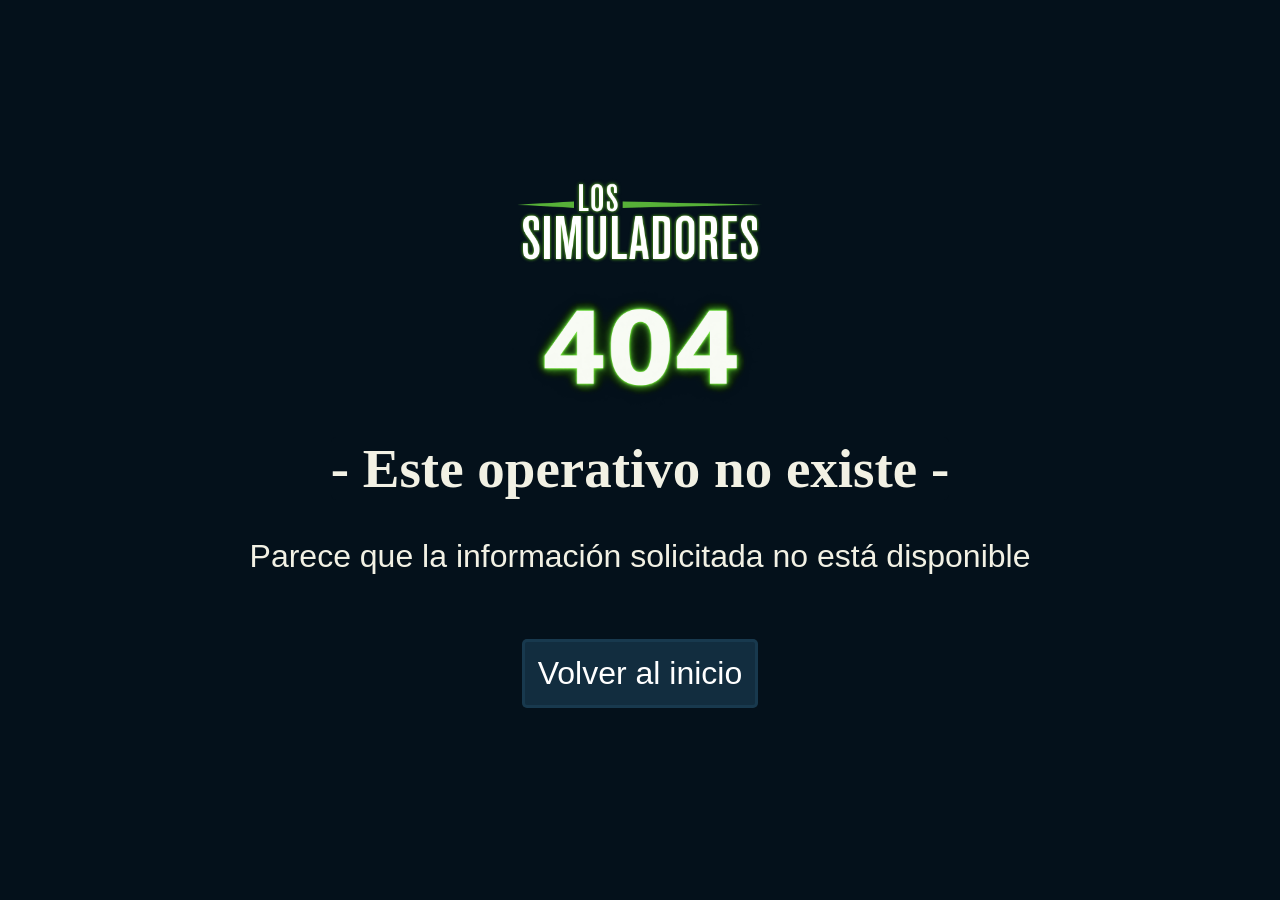
<file: error404.html>
<!DOCTYPE html>
<html lang="en">
<head>
    <meta charset="UTF-8">
    <meta name="viewport" content="width=device-width, initial-scale=1.0">
    <title>ERROR  404</title>
    <link rel="stylesheet" href="./css/error404.css">
    <link rel="stylesheet" href="./css/global.css">
</head>
<body id="bodyError">
    <main class="logoInicial">
    <img src="./img/logo_simuladores.png" width="20%" alt="Logo simuladores">
    <img src="./img/404 neón sobre fondo oscuro.png" width="20%" alt="">
    <h1>- Este operativo no existe -</h1>
    <p>Parece que la información solicitada no está disponible</p>
    <a href="./index.html" class="hover-underline">Volver al inicio</a>
    </main>
</body>
</html>
</file>
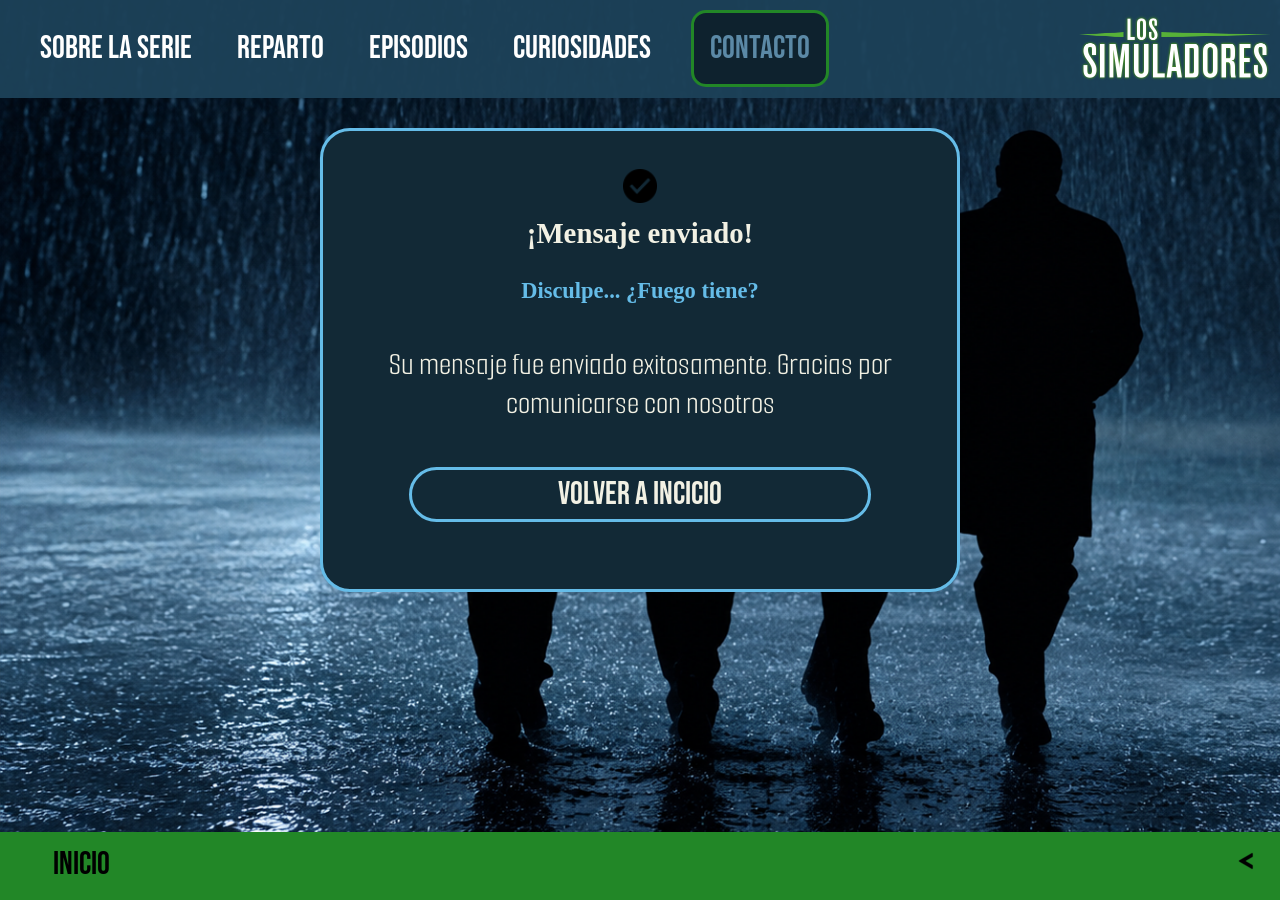
<file: pag/confirmacion.html>
<!DOCTYPE html>
<html lang="en">

<head>
    <meta charset="UTF-8">
    <meta name="viewport" content="width=, initial-scale=1.0">
    <title>Contacto</title>
    <link rel="preconnect" href="https://fonts.googleapis.com">
    <link rel="preconnect" href="https://fonts.gstatic.com" crossorigin>
    <link
        href="https://fonts.googleapis.com/css2?family=Bebas+Neue&family=Roboto:ital,wght@0,100..900;1,100..900&family=Smooch+Sans:wght@100..900&display=swap"
        rel="stylesheet">

    <link rel="stylesheet" href="../css/global.css">
    <link rel="stylesheet" href="../css/confirmacion.css">
    <link rel="icon" href="../img/Logotipo S verde y blanco retro.png">
</head>

<body id="fondoCompleto">
    <header>
        <nav class="navFijo">
            <div class="navPags">
                <a href="../pag/sobrelaserie.html" class="hover-underline">Sobre la serie</a>
                <a href="../pag/reparto.html" class="hover-underline">Reparto</a>
                <a href="../pag/episodios.html" class="hover-underline">Episodios</a>
                <a href="../pag/curiosidades.html" class="hover-underline">Curiosidades</a>
                <a href="" class="seleccionado">Contacto</a>
            </div>
            <a href="../index.html" class="logoAInicio"><img src="../img/logo_simuladores.png" width="200vw"
                    alt="Logo simuladores"></a>
        </nav>
    </header>

    <main>
        <div class="cajaConf">
            <div class="cabezaConf">
                <img src="../img/checked-1_icon-icons.com_69548.png" width="14%" alt="aprobado">
                <h2>¡Mensaje enviado!</h2>
                <h3>Disculpe... ¿Fuego tiene?</h3>
            </div>
            <p>Su mensaje fue enviado exitosamente. Gracias por comunicarse con nosotros</p>

            <a href="../index.html">volver a incicio</a>
        </div>
    </main>
</body>

<footer class="footer">
    <div class="vueltaAInicio">
        <a href="./reparto.html">INICIO</a>
    </div>
    <div>
        <a href="./curiosidades.html"><img src="../img/anterior.png" alt=""></a>
    </div>
</footer>

</html>
</file>
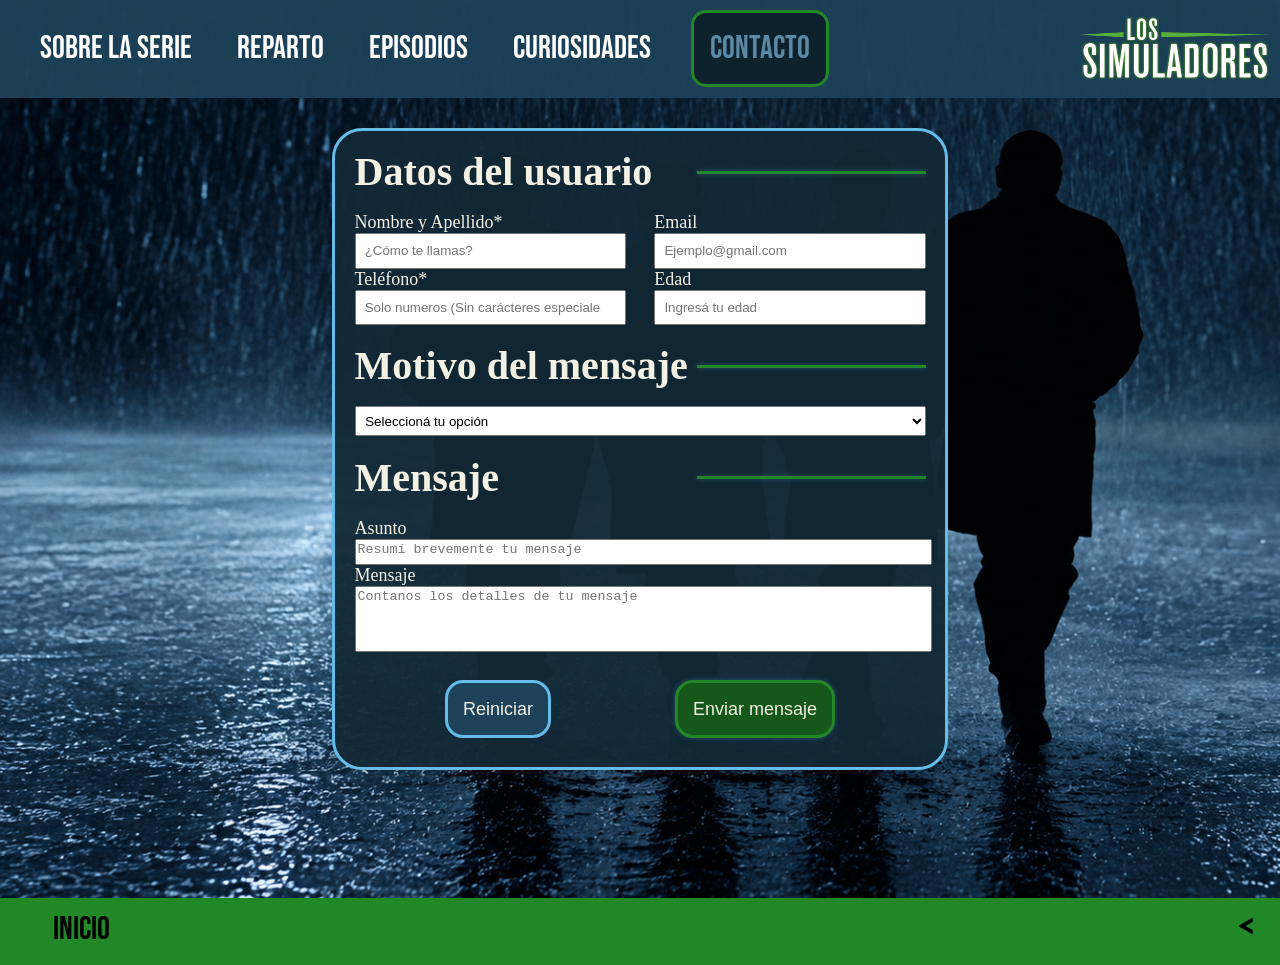
<file: pag/contacto.html>
<!DOCTYPE html>
<html lang="en">

<head>
    <meta charset="UTF-8">
    <meta name="viewport" content="width=, initial-scale=1.0">
    <title>Contacto</title>
    <link rel="preconnect" href="https://fonts.googleapis.com">
    <link rel="preconnect" href="https://fonts.gstatic.com" crossorigin>
    <link
        href="https://fonts.googleapis.com/css2?family=Bebas+Neue&family=Roboto:ital,wght@0,100..900;1,100..900&family=Smooch+Sans:wght@100..900&display=swap"
        rel="stylesheet">

    <link rel="stylesheet" href="../css/global.css">
    <link rel="stylesheet" href="../css/contacto.css">
    <link rel="icon" href="../img/Logotipo S verde y blanco retro.png">
</head>

<body id="fondoCompleto">
    <header>
        <nav class="navFijo">
            <div class="navPags">
                <a href="../pag/sobrelaserie.html" class="hover-underline">Sobre la serie</a>
                <a href="../pag/reparto.html" class="hover-underline">Reparto</a>
                <a href="../pag/episodios.html" class="hover-underline">Episodios</a>
                <a href="../pag/curiosidades.html" class="hover-underline">Curiosidades</a>
                <a href="" class="seleccionado">Contacto</a>
            </div>
            <a href="../index.html" class="logoAInicio"><img src="../img/logo_simuladores.png" width="200vw"
                    alt="Logo simuladores"></a>
        </nav>
    </header>

    <main>

        <form action="./confirmacion.html" class="formulario">
            <div class="title">
                <h2>Datos del usuario</h2>
                <div class="lineaVerde"></div>
            </div>

            <div class="agrupacionDatos">

                <div class="datos">
                    <label> Nombre y Apellido*
                        <input type="text" required placeholder="¿Cómo te llamas?">
                    </label>
                </div>

                <div class="datos">
                    <label> Email
                        <input type="email" required placeholder="Ejemplo@gmail.com">
                    </label>
                </div>

                <div class="datos">
                    <label> Teléfono*
                        <input type="number" required
                            placeholder="Solo numeros (Sin carácteres especiales ni espacios)">
                    </label>
                </div>

                <div class="datos">
                    <label> Edad
                        <input type="number" min="0" max="120" placeholder="Ingresá tu edad">
                    </label>
                </div>

            </div>

            <div class="title">
                <h2>Motivo del mensaje</h2>
                <div class="lineaVerde"></div>
            </div>

            <div class="datos">
                <select name="" id="" required>
                    <option value="" selected disabled>Seleccioná tu opción</option>
                    <option value="C">Consulta</option>
                    <option value="P">Propuesta</option>
                    <option value="R">Reclamo</option>
                    <option value="O">Otro...</option>
                </select>
            </div>

            <div class="title">
                <h2>Mensaje</h2>
                <div class="lineaVerde"></div>
            </div>

            <div class="datos">
                <label>Asunto
                    <textarea name="" placeholder="Resumí brevemente tu mensaje" id="asunto"></textarea>
                </label>
                <label>Mensaje
                    <textarea name="" placeholder="Contanos los detalles de tu mensaje" id="msj" required></textarea>
                </label>
            </div>

            <div class="botones">
                <button type="reset" id="reinicio">Reiniciar</button>
                <button type="submit" id="enviar">Enviar mensaje</button>
            </div>
        </form>
        <!-- <form action="./confirmacion.html" method="get">
            <label for=""> Ingrese su nombre
                <input type="text" name="nombre" list="lista" id="nombre">
                <datalist id="lista"><option value="a">papapa</option>
                <option value="b">mamamma</option>
                <option value="c">oyyoyo</option></datalist>
            </label>
            <input type="email" required placeholder="hola xd" name="" id="">
            <button type="submit">ENVIAR</button>

            <select name="hola" id="">
                <option value="" selected disabled>Elegi</option>
                <option value="a">papapa</option>
                <option value="b">mamamma</option>
                <option value="c">oyyoyo</option>
            </select>
            <textarea name="mensaje" id="">asdasd</textarea>
        </form> -->
    </main>
</body>

<footer class="footer">
    <div class="vueltaAInicio">
        <a href="./reparto.html">INICIO</a>
    </div>
    <div>
        <a href="./curiosidades.html"><img src="../img/anterior.png" alt=""></a>
    </div>
</footer>

</html>
</file>
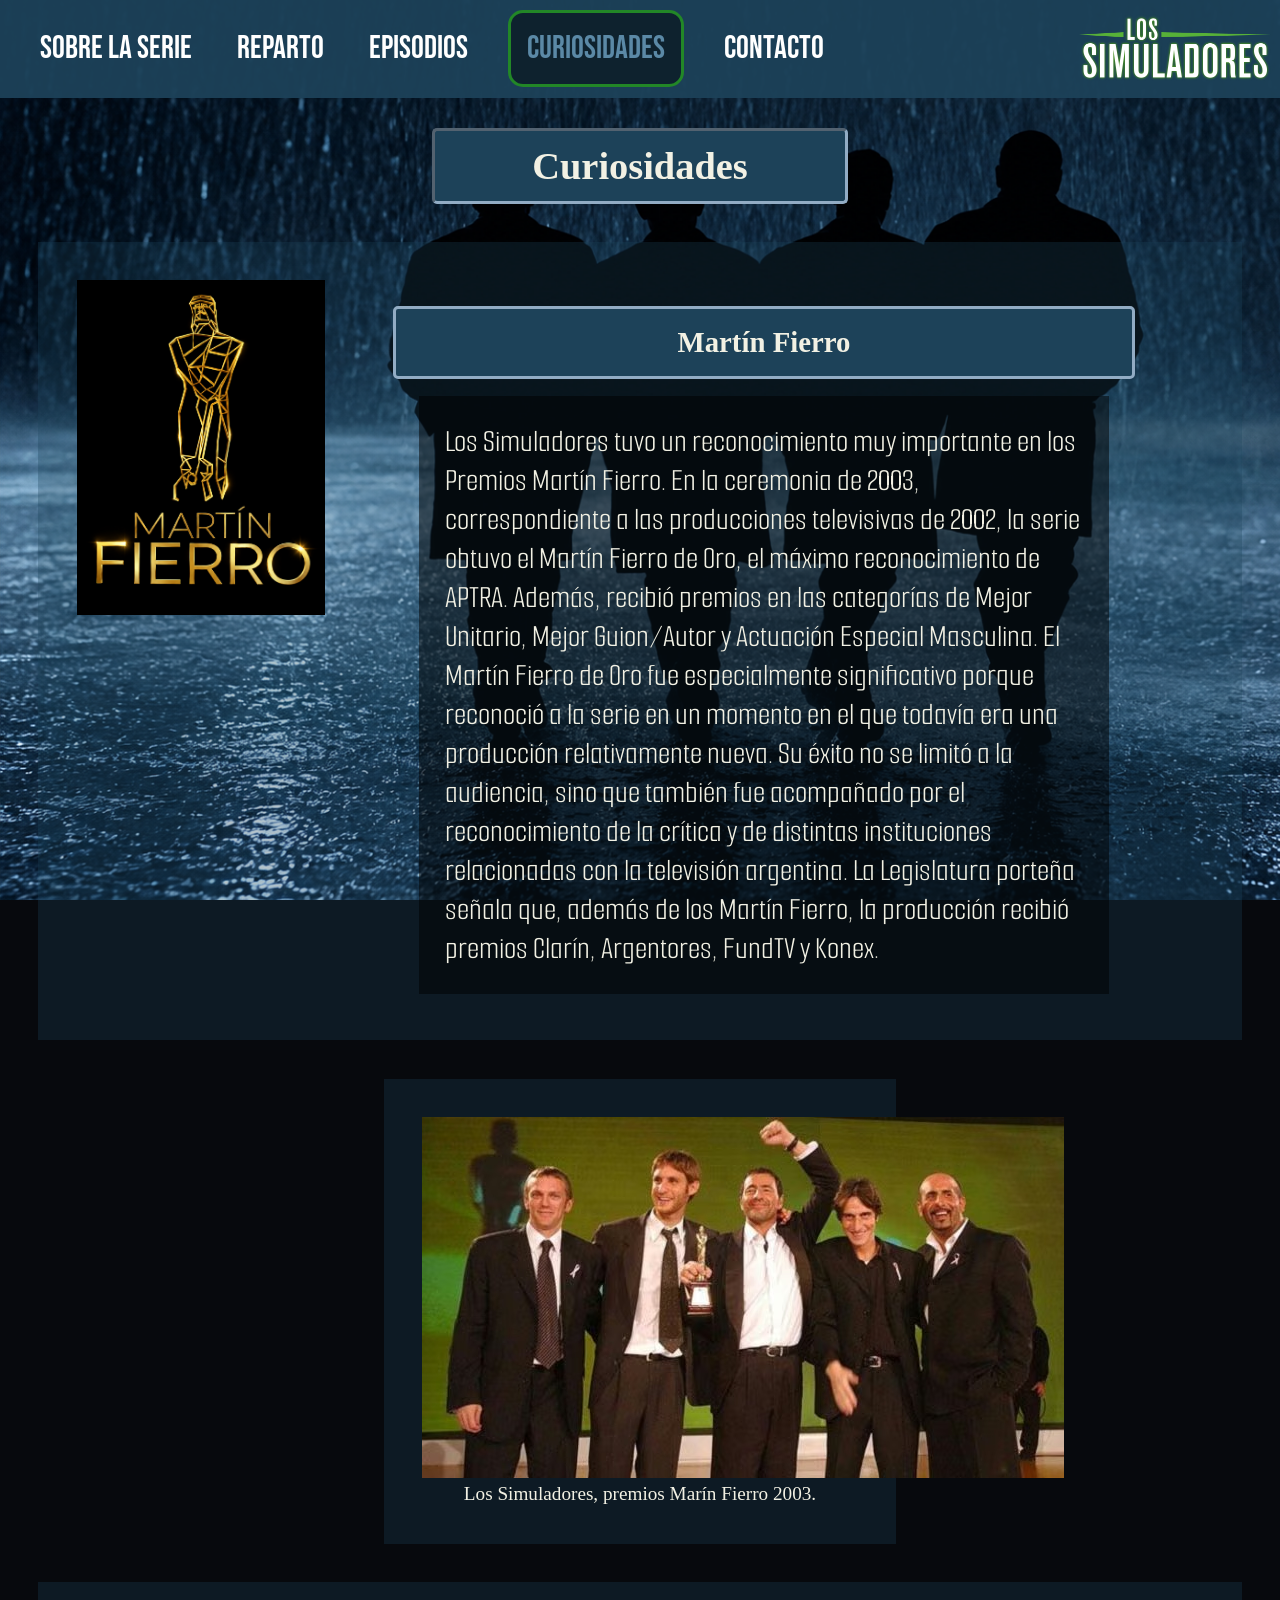
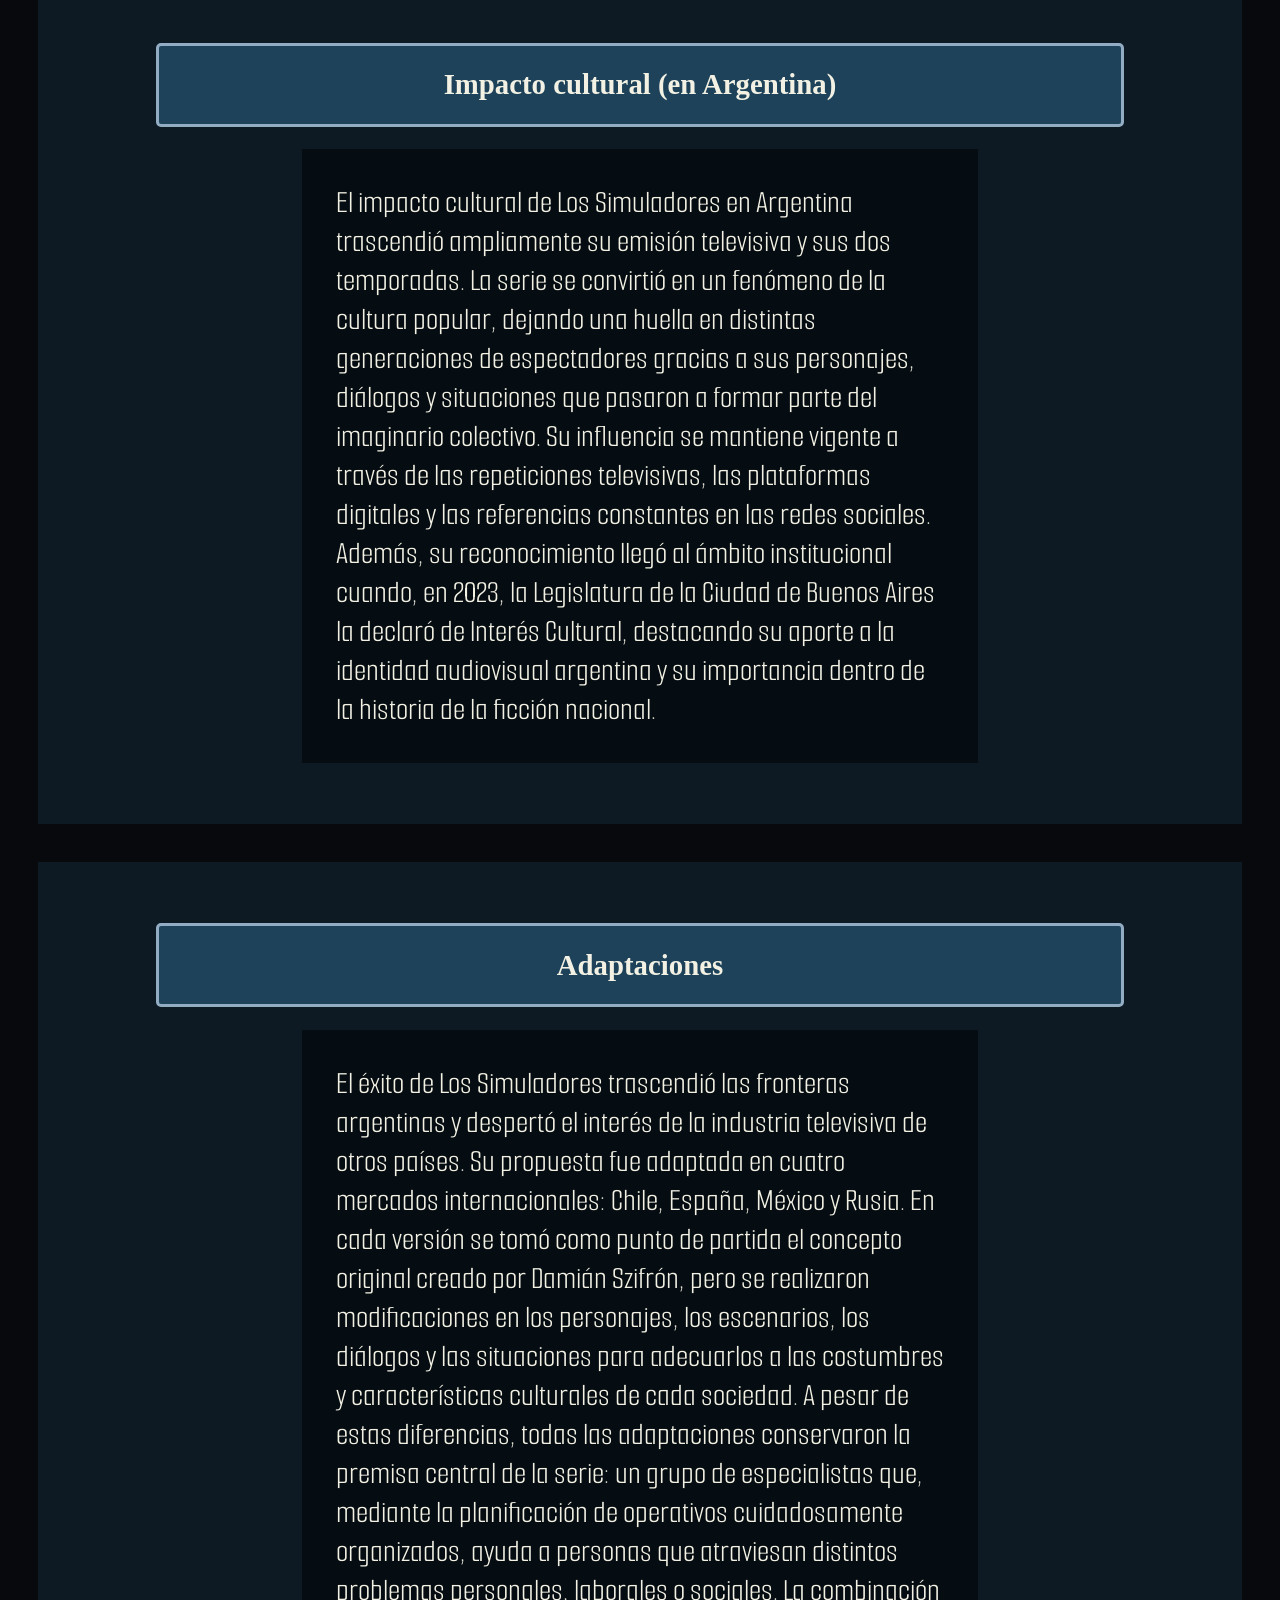
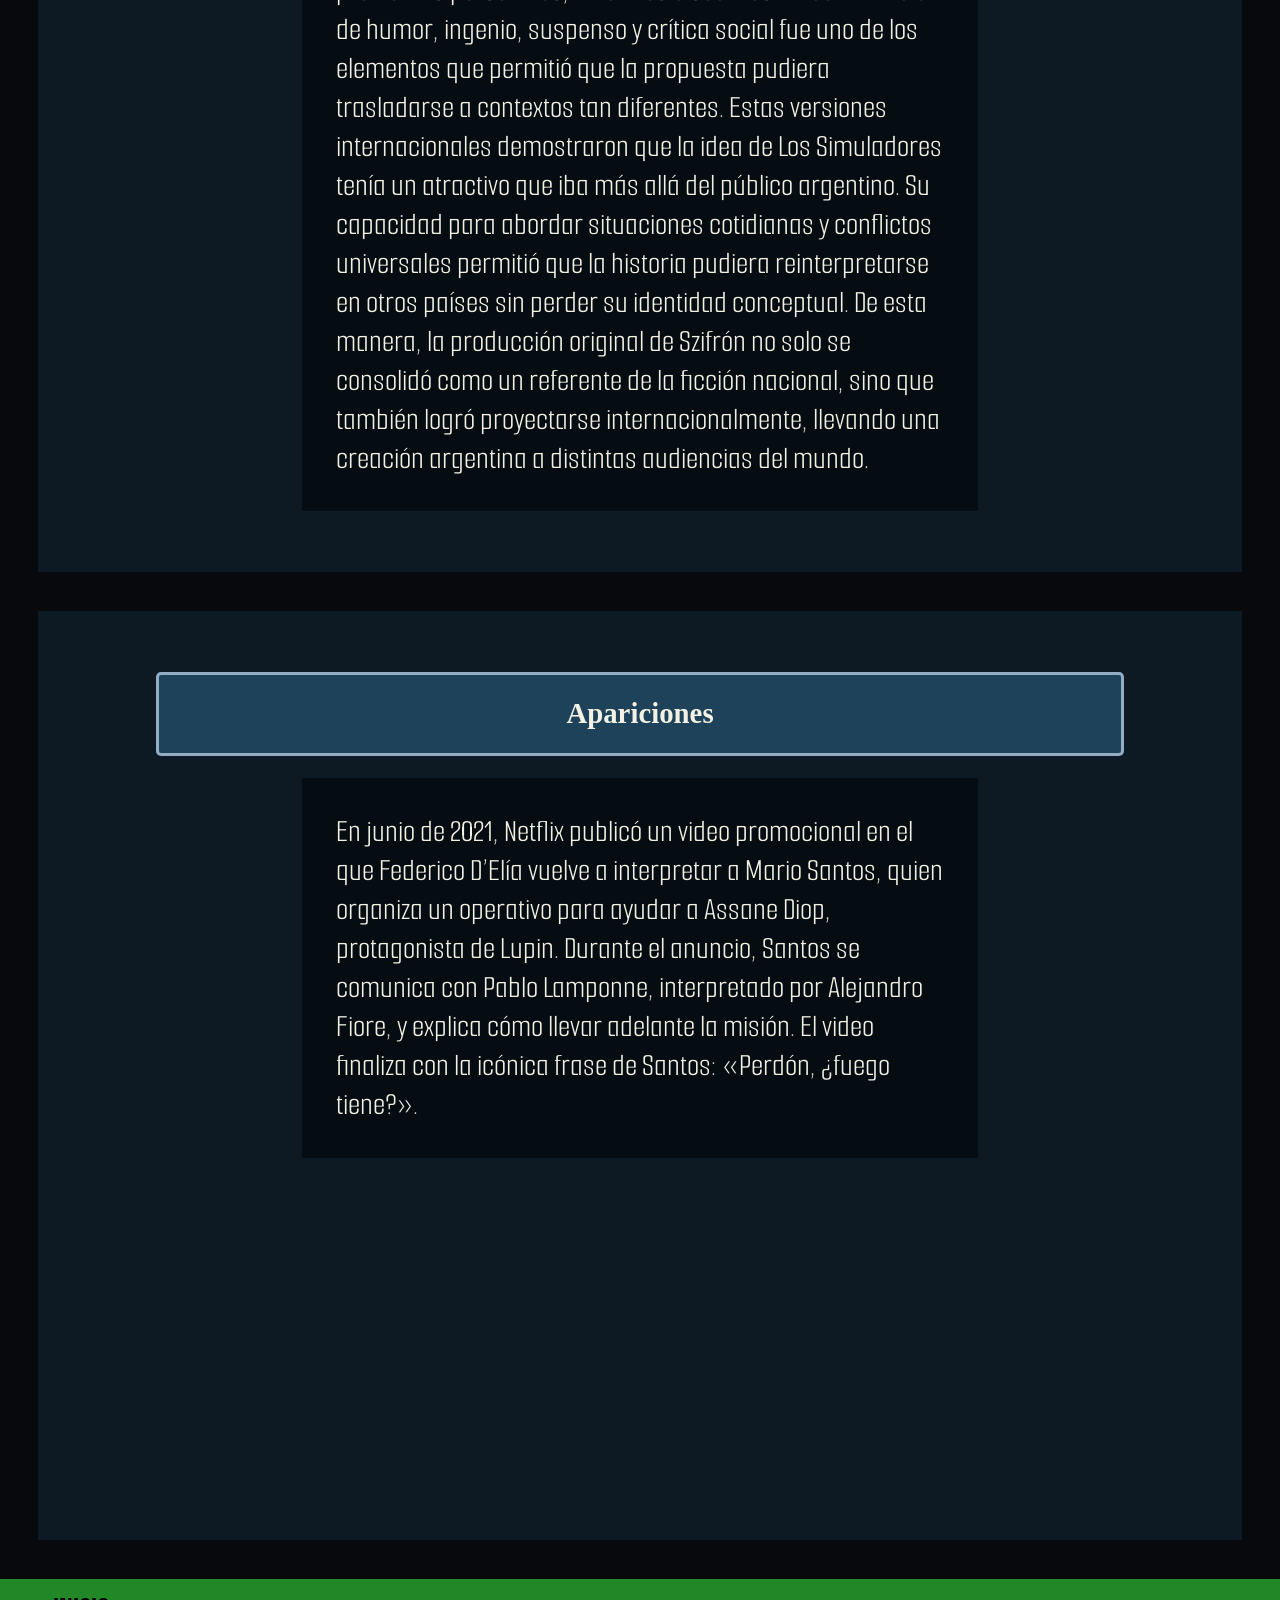
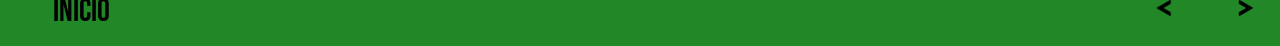
<file: pag/curiosidades.html>
<!DOCTYPE html>
<html lang="en">

<head>
    <meta charset="UTF-8">
    <meta name="viewport" content="width=, initial-scale=1.0">
    <title>Curiosidades</title>
    <link rel="preconnect" href="https://fonts.googleapis.com">
    <link rel="preconnect" href="https://fonts.gstatic.com" crossorigin>
    <link
        href="https://fonts.googleapis.com/css2?family=Bebas+Neue&family=Roboto:ital,wght@0,100..900;1,100..900&family=Smooch+Sans:wght@100..900&display=swap"
        rel="stylesheet">
    <link rel="stylesheet" href="../css/global.css">
    <link rel="stylesheet" href="../css/curiosidades.css">
    <link rel="stylesheet" href="../css/escala.css">
    <link rel="icon" href="../img/Logotipo S verde y blanco retro.png">
</head>

<body id="fondoCompleto">
    <header>
        <nav class="navFijo">
            <div class="navPags">
                <a href="../pag/sobrelaserie.html" class="hover-underline">Sobre la serie</a>
                <a href="../pag/reparto.html" class="hover-underline">Reparto</a>
                <a href="../pag/episodios.html" class="hover-underline">Episodios</a>
                <a href="" class="seleccionado">Curiosidades</a>
                <a href="../pag/contacto.html" class="hover-underline">Contacto</a>
            </div>
            <a href="../index.html" class="logoAInicio"><img src="../img/logo_simuladores.png" width="200vw"
                    alt="Logo simuladores"></a>
        </nav>
    </header>

    <main>
        <h1>Curiosidades</h1>
        <article class="cajaMF">
            <section class="marFie">
                <img src="../img/Logo dorado del Martín Fierro.png" width="100%" alt="logo Martin Fierro">
            </section>
            <section class="textMarFie">
                <h2>Martín Fierro</h2>
                <p>Los Simuladores tuvo un reconocimiento muy importante en los Premios Martín Fierro. En la ceremonia
                    de 2003, correspondiente a las producciones televisivas de 2002, la serie obtuvo el Martín Fierro de
                    Oro, el máximo reconocimiento de APTRA. Además, recibió premios en las categorías de Mejor Unitario,
                    Mejor Guion/Autor y Actuación Especial Masculina.
                    El Martín Fierro de Oro fue especialmente significativo porque reconoció a la serie en un momento en
                    el que todavía era una producción relativamente nueva. Su éxito no se limitó a la audiencia, sino
                    que también fue acompañado por el reconocimiento de la crítica y de distintas instituciones
                    relacionadas con la televisión argentina. La Legislatura porteña señala que, además de los Martín
                    Fierro, la producción recibió premios Clarín, Argentores, FundTV y Konex.</p>
            </section>
        </article>
        <article class="foto">
            <figure>
                <img src="../img/Martin Fierro Simuladores.png" alt="">
            </figure>
            <figcaption>Los Simuladores, premios Marín Fierro 2003.</figcaption>
        </article>

        <article class="impCul">
            <section class="textImpCul">
                <h2>Impacto cultural (en Argentina)</h2>
                <p>El impacto cultural de Los Simuladores en Argentina trascendió ampliamente su emisión televisiva y
                    sus dos temporadas. La serie se convirtió en un fenómeno de la cultura popular, dejando una huella
                    en distintas generaciones de espectadores gracias a sus personajes, diálogos y situaciones que
                    pasaron a formar parte del imaginario colectivo. Su influencia se mantiene vigente a través de las
                    repeticiones televisivas, las plataformas digitales y las referencias constantes en las redes
                    sociales. Además, su reconocimiento llegó al ámbito institucional cuando, en 2023, la Legislatura de
                    la Ciudad de Buenos Aires la declaró de Interés Cultural, destacando su aporte a la identidad
                    audiovisual argentina y su importancia dentro de la historia de la ficción nacional.</p>
            </section>
        </article>

        <article class="impCul">
            <section class="textImpCul">
                <h2>Adaptaciones</h2>
                <p>El éxito de Los Simuladores trascendió las fronteras argentinas y despertó el interés de la industria
                    televisiva de otros países. Su propuesta fue adaptada en cuatro mercados internacionales: Chile,
                    España, México y Rusia. En cada versión se tomó como punto de partida el concepto original creado
                    por Damián Szifrón, pero se realizaron modificaciones en los personajes, los escenarios, los
                    diálogos y las situaciones para adecuarlos a las costumbres y características culturales de cada
                    sociedad.

                    A pesar de estas diferencias, todas las adaptaciones conservaron la premisa central de la serie: un
                    grupo de especialistas que, mediante la planificación de operativos cuidadosamente organizados,
                    ayuda a personas que atraviesan distintos problemas personales, laborales o sociales. La combinación
                    de humor, ingenio, suspenso y crítica social fue uno de los elementos que permitió que la propuesta
                    pudiera trasladarse a contextos tan diferentes.

                    Estas versiones internacionales demostraron que la idea de Los Simuladores tenía un atractivo que
                    iba más allá del público argentino. Su capacidad para abordar situaciones cotidianas y conflictos
                    universales permitió que la historia pudiera reinterpretarse en otros países sin perder su identidad
                    conceptual. De esta manera, la producción original de Szifrón no solo se consolidó como un referente
                    de la ficción nacional, sino que también logró proyectarse internacionalmente, llevando una creación
                    argentina a distintas audiencias del mundo.</p>
            </section>
        </article>
         <article class="impCul">
            <section class="textImpCul">
                <h2>Apariciones</h2>
                <p>En junio de 2021, Netflix publicó un video promocional en el que Federico D’Elía vuelve a interpretar a Mario Santos, quien organiza un operativo para ayudar a Assane Diop, protagonista de Lupin. Durante el anuncio, Santos se comunica con Pablo Lamponne, interpretado por Alejandro Fiore, y explica cómo llevar adelante la misión. El video finaliza con la icónica frase de Santos: «Perdón, ¿fuego tiene?».</p>
                <article>
                <iframe class="multimedia-16-9" width="50%" src="https://www.youtube.com/embed/U0NLRvZq_KY?si=XE04OBXeurxGUeFK" title="YouTube video player" frameborder="0" allow="accelerometer; autoplay; clipboard-write; encrypted-media; gyroscope; picture-in-picture; web-share" referrerpolicy="strict-origin-when-cross-origin" allowfullscreen></iframe>
                </article>
            </section>
        </article>
    </main>
</body>
<footer class="footer">
    <div class="vueltaAInicio">
        <a href="./sobrelaserie.html">INICIO</a>
    </div>
    <div>
        <a href="./episodios.html"><img src="../img/anterior.png" alt=""></a>
        <a href="./contacto.html"><img src="../img/siguiente.png" alt=""></a>
    </div>
</footer>

</html>
</file>
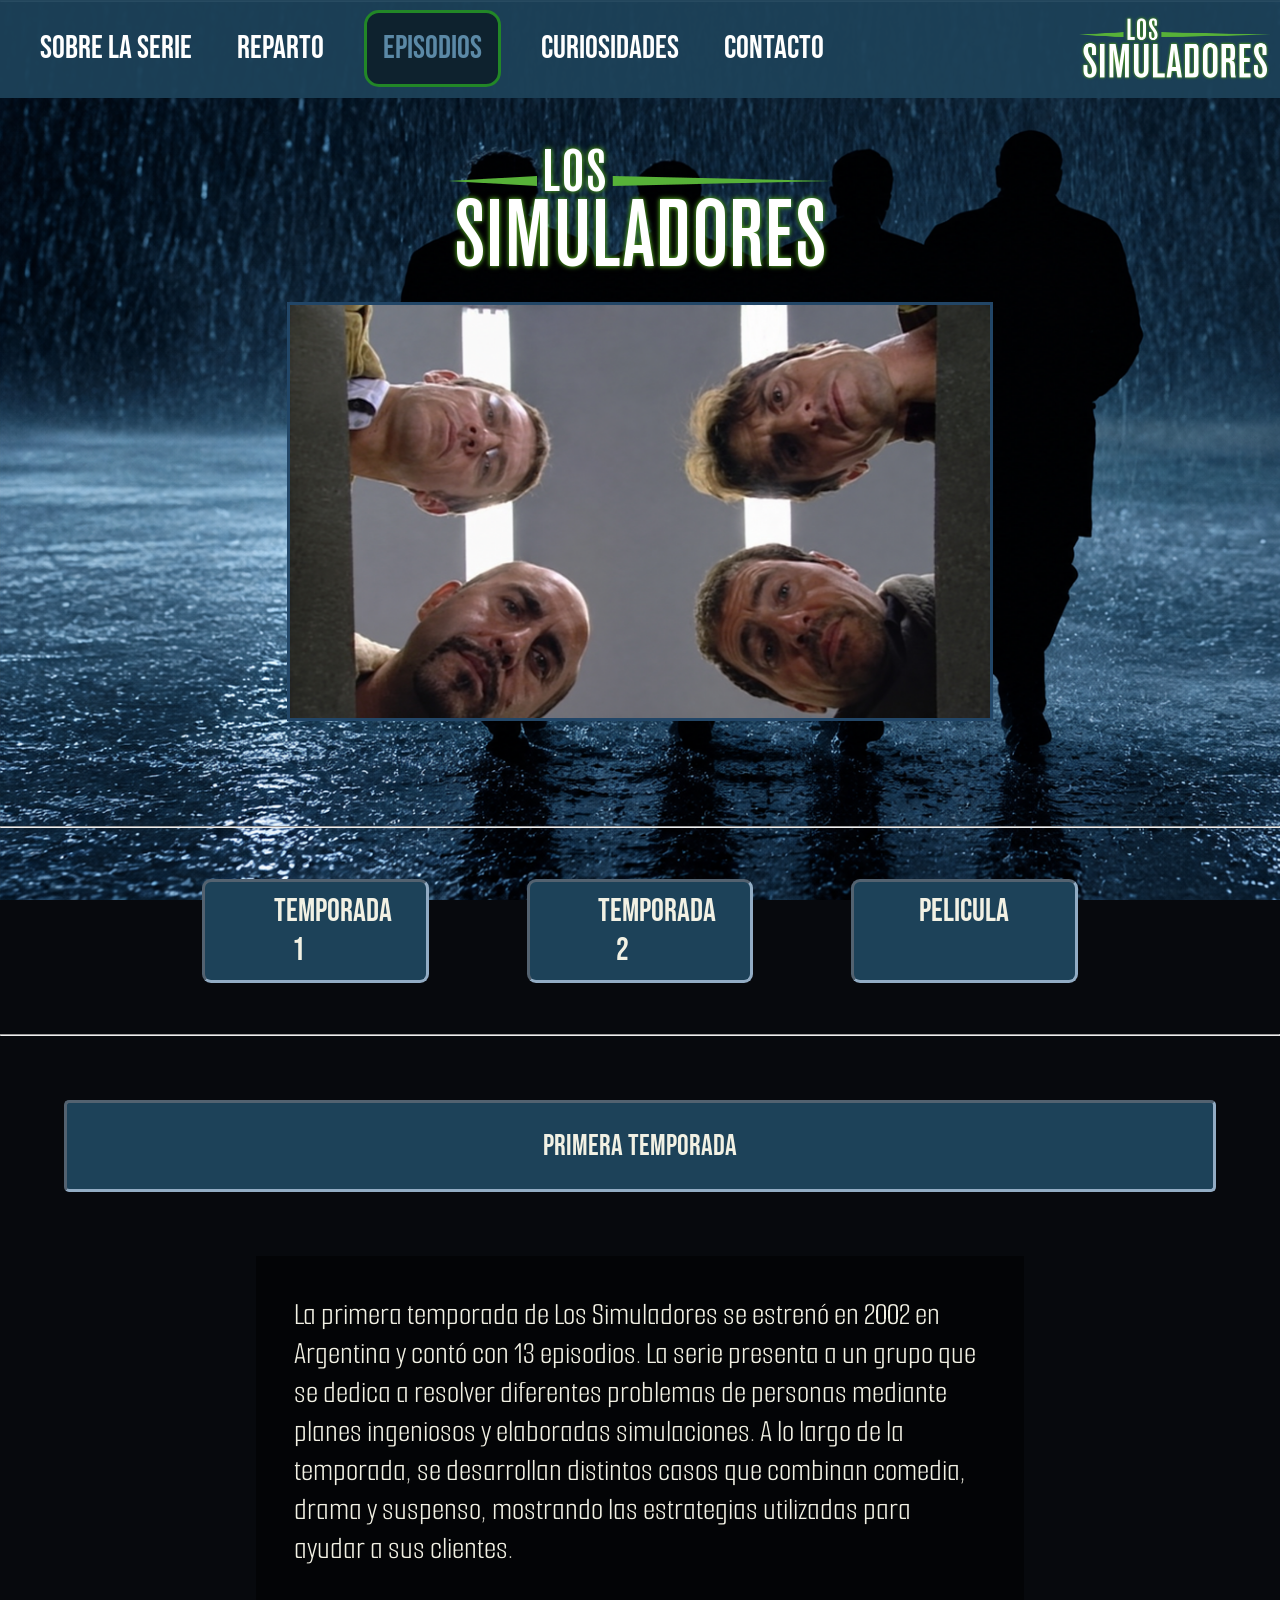
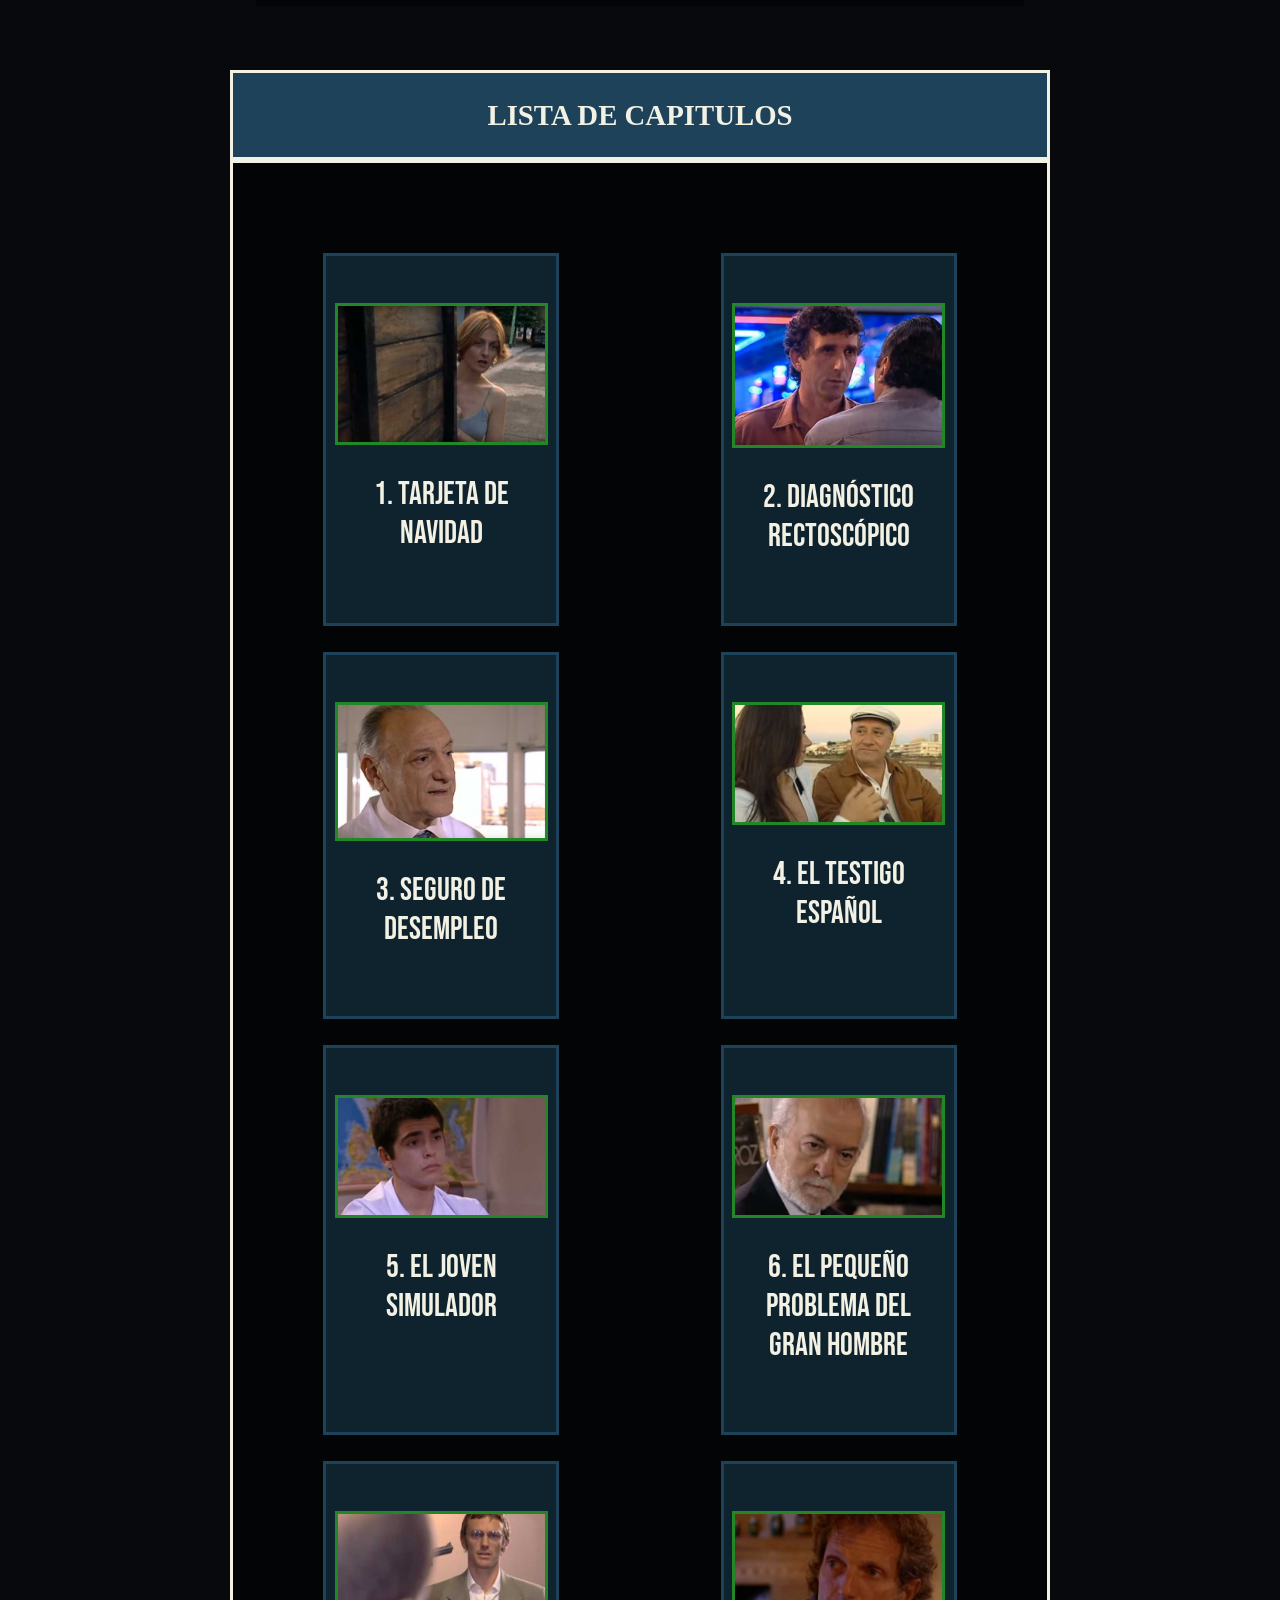
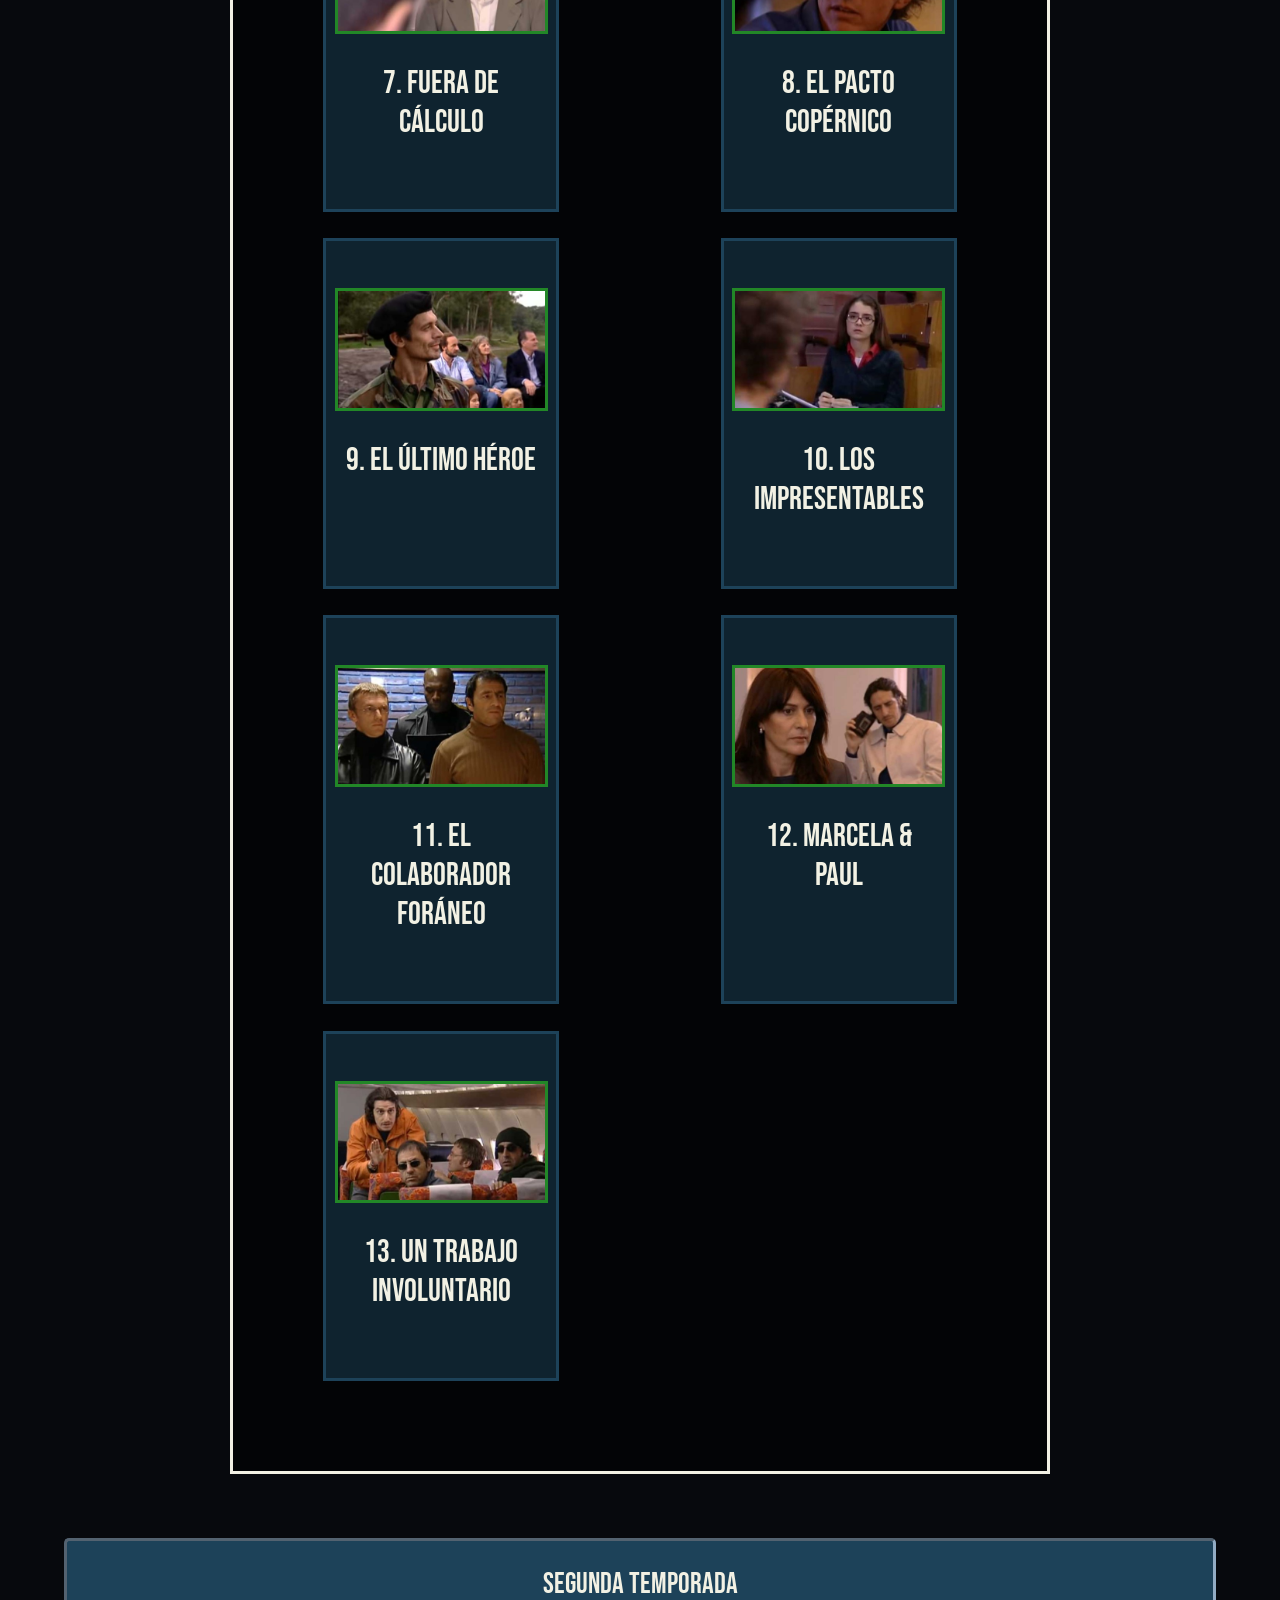
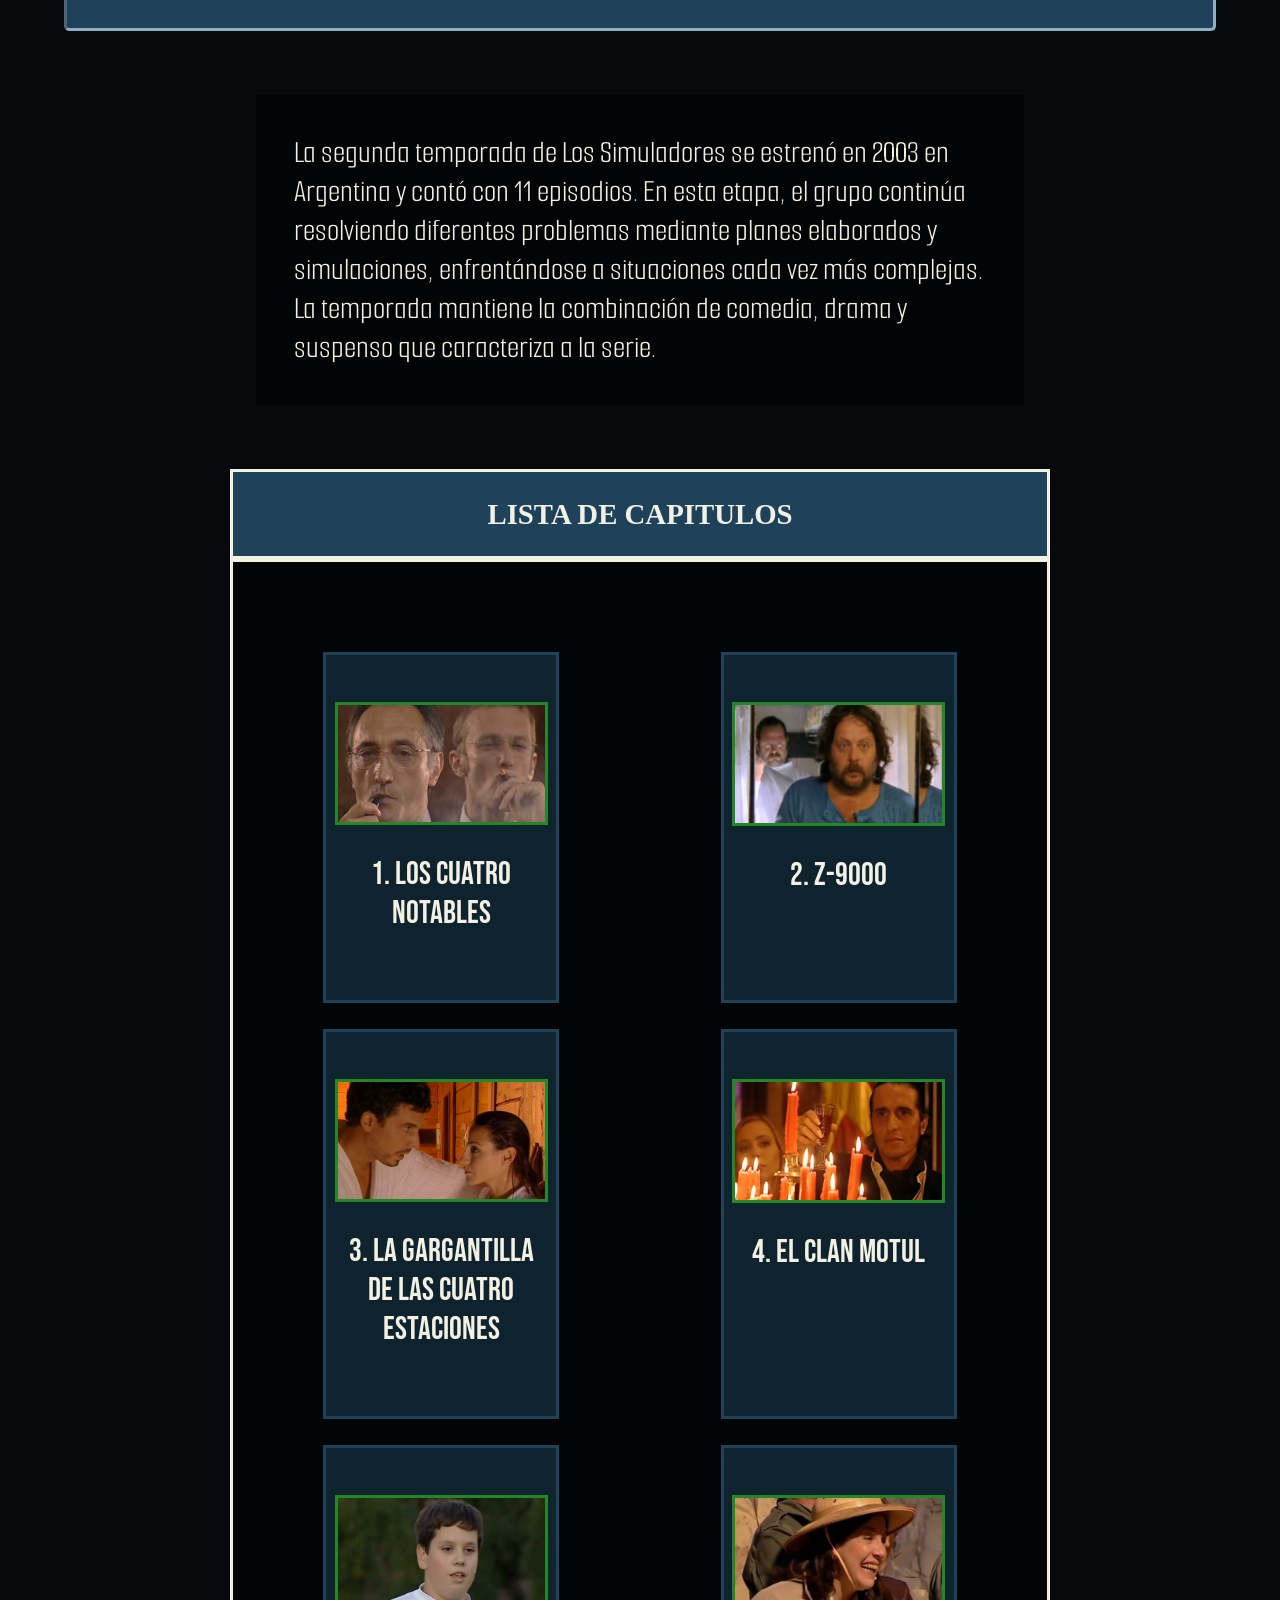
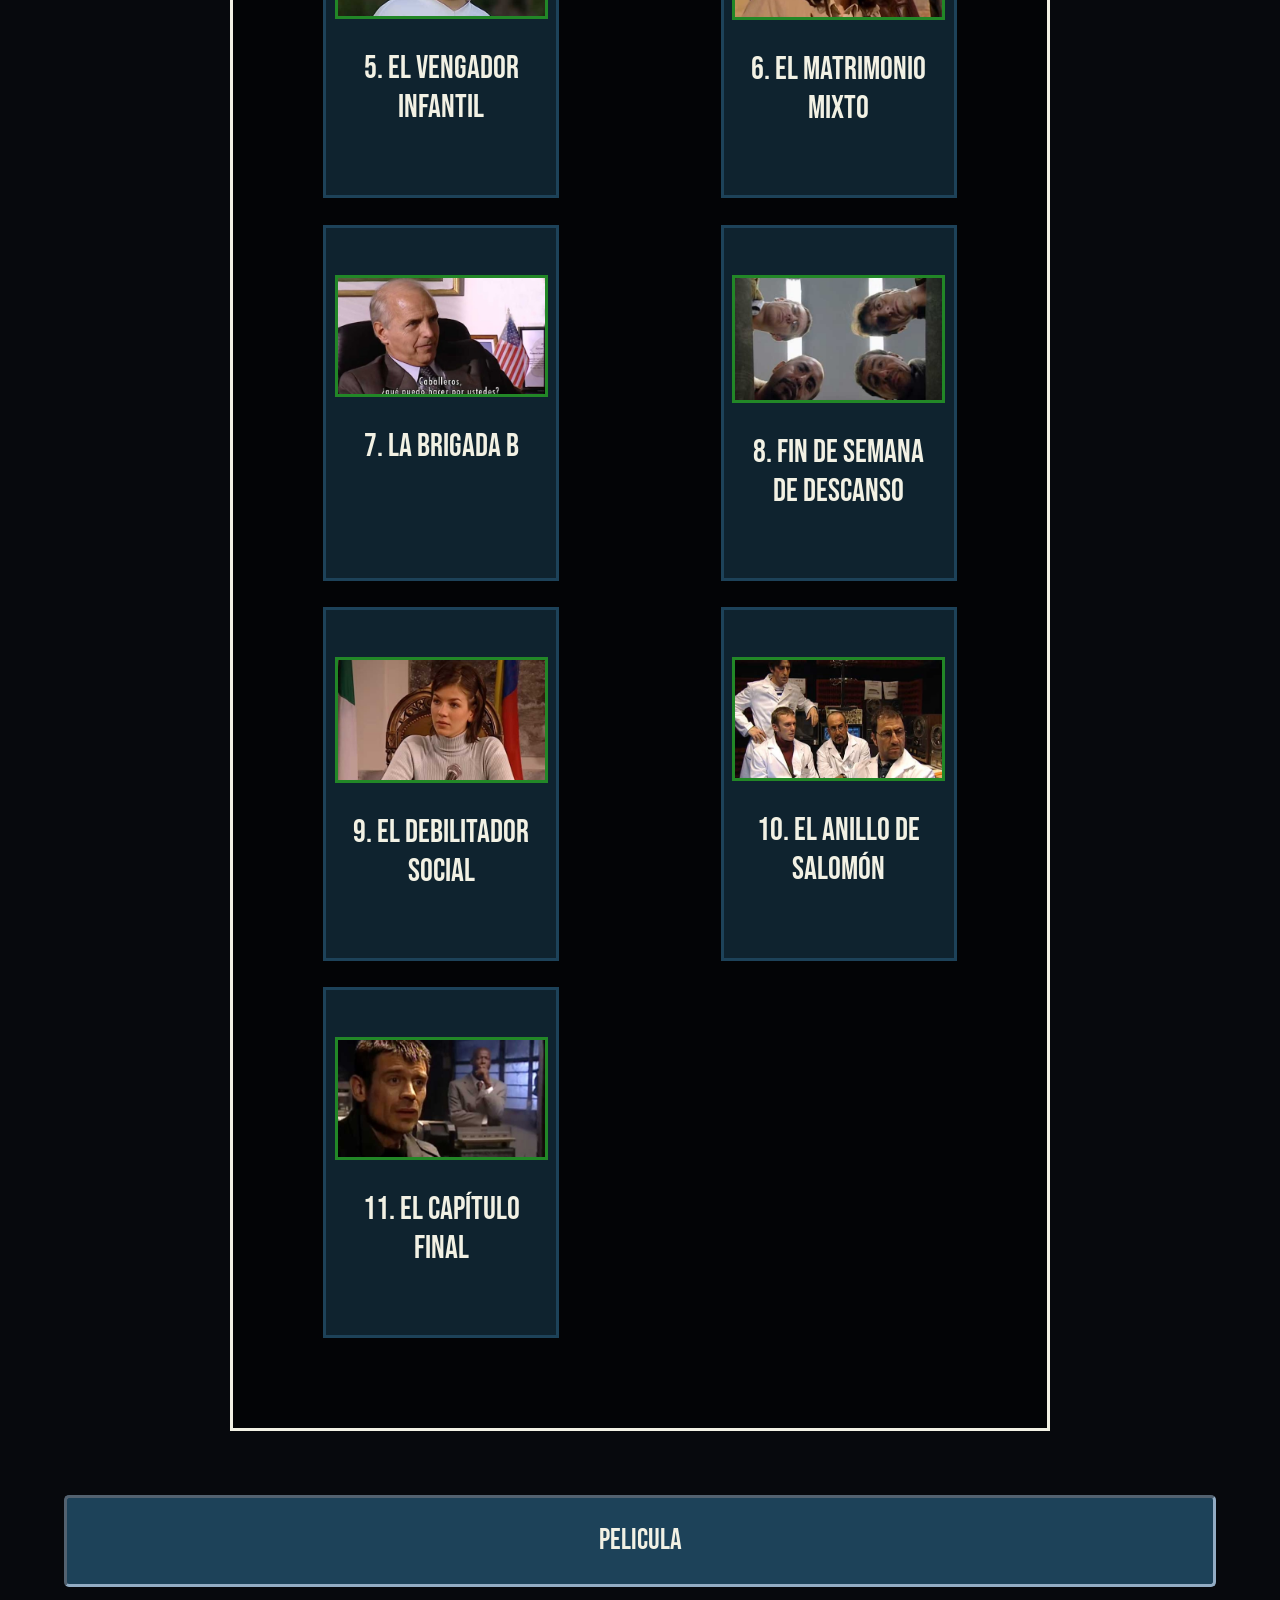
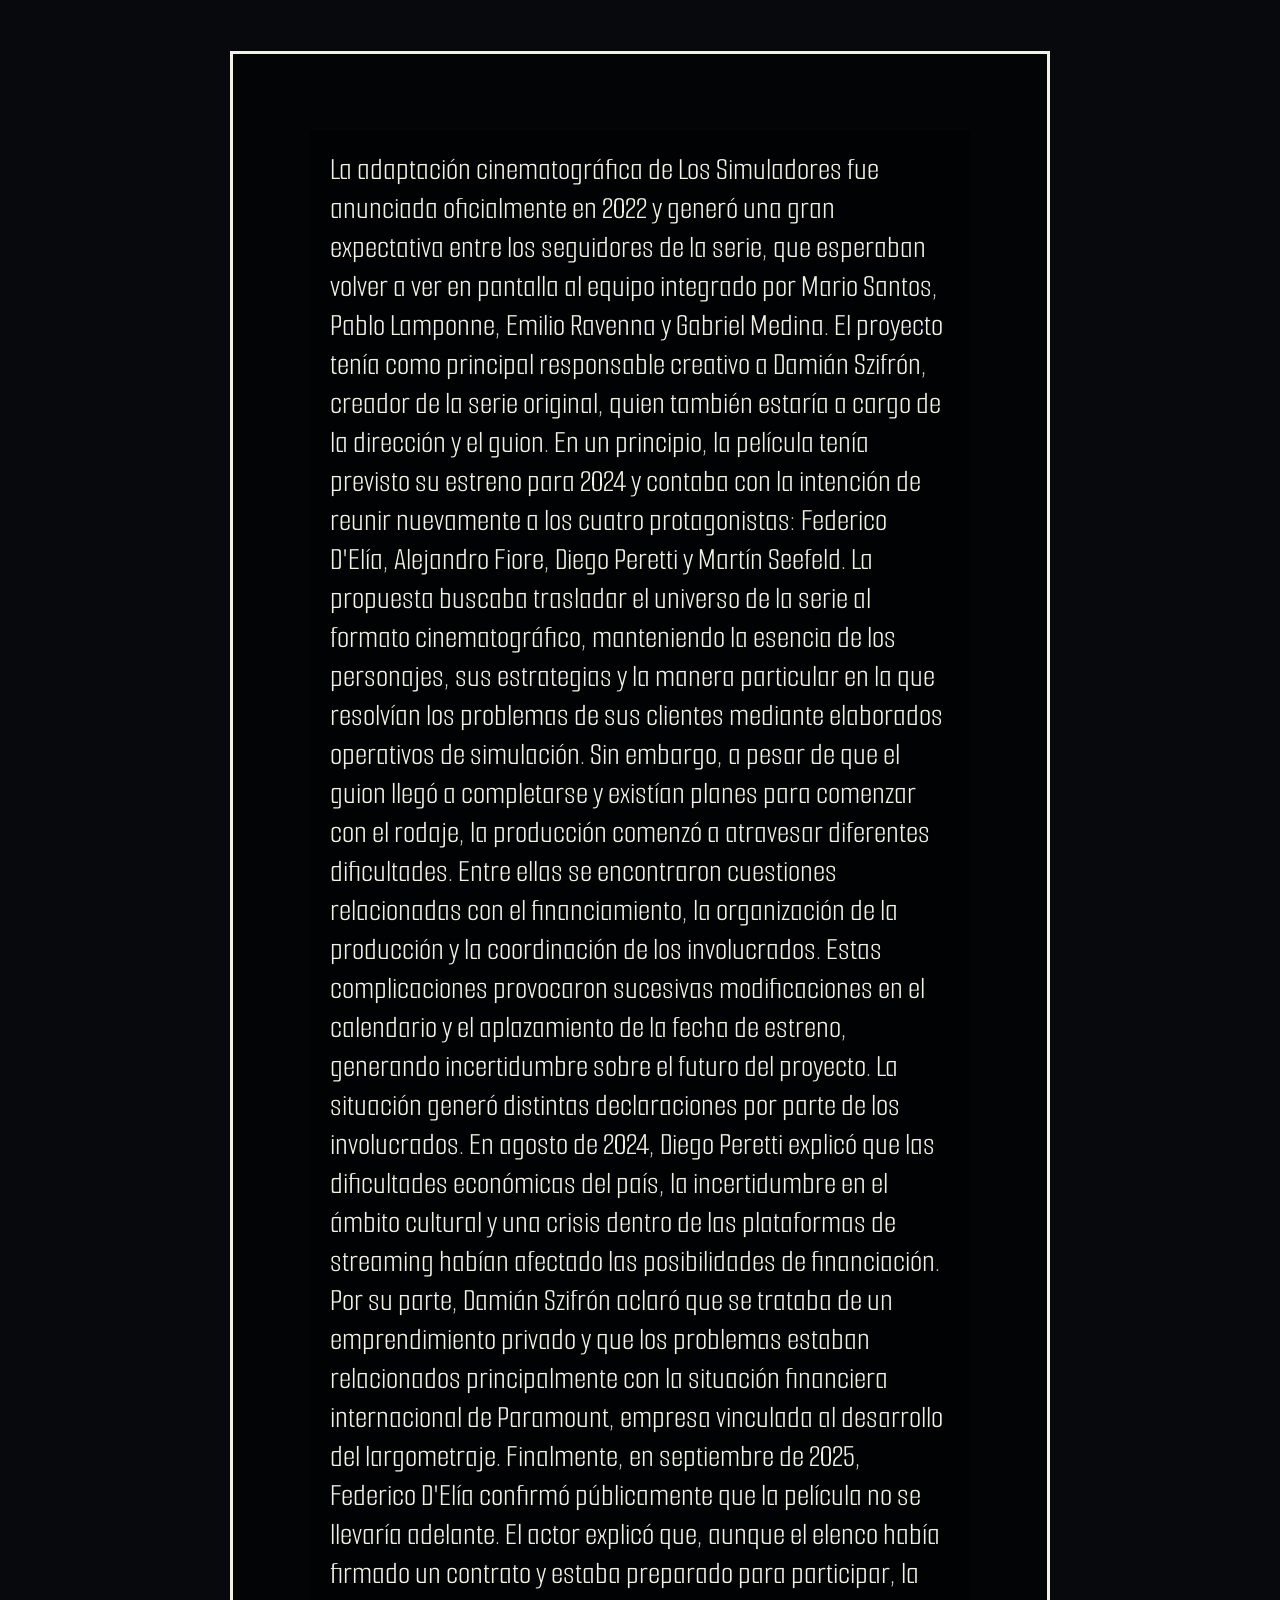
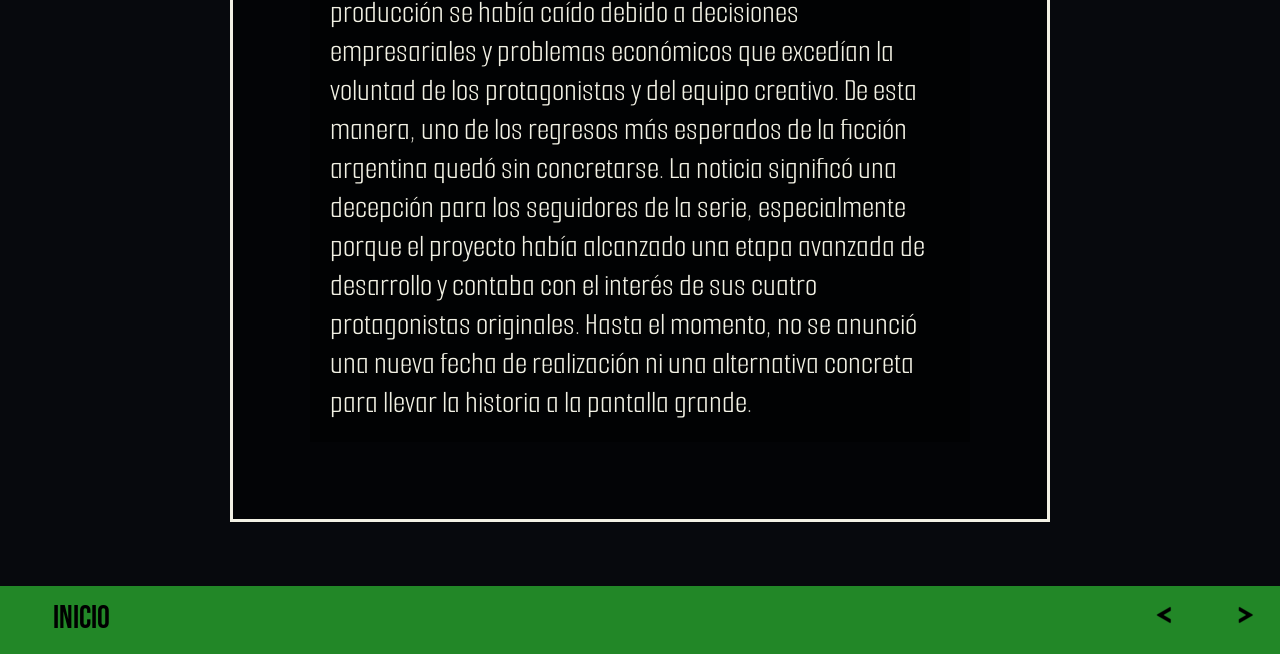
<file: pag/episodios.html>
<!DOCTYPE html>
<html lang="en">

<head>
    <meta charset="UTF-8">
    <meta name="viewport" content="width=device-width, initial-scale=1.0">
    <title>Episodios</title>
    <link rel="preconnect" href="https://fonts.googleapis.com">
    <link rel="preconnect" href="https://fonts.gstatic.com" crossorigin>
    <link href="https://fonts.googleapis.com/css2?family=Bebas+Neue&family=Smooch+Sans:wght@100..900&display=swap"
        rel="stylesheet">
    <link rel="stylesheet" href="../css/global.css">
    <link rel="stylesheet" href="../css/episodios.css">
    <link rel="icon" href="../img/Logotipo S verde y blanco retro.png">
</head>

<body id="fondoCompleto">
    <header>
        <nav class="navFijo">
            <div class="navPags">
                <a href="../pag/sobrelaserie.html" class="hover-underline">Sobre la serie</a>
                <a href="../pag/reparto.html" class="hover-underline">Reparto</a>
                <a href="" class="seleccionado">Episodios</a>
                <a href="../pag/curiosidades.html" class="hover-underline">Curiosidades</a>
                <a href="../pag/contacto.html" class="hover-underline">Contacto</a>
            </div>
            <a href="../index.html" class="logoAInicio"><img src="../img/logo_simuladores.png" width="200vw"
                    alt="Logo simuladores"></a>
        </nav>
    </header>

    <hr>
    <main>
        <div class="caratula">
            <figure>
                <figcaption>
                    <img src="../img/logo_simuladores.png" width="60%" alt="Logo simuladores">
                </figcaption>
                <img src="../img/Cuatro rostros bajo la luz fría.png" width="700px" alt="Imagen simuladores"
                    class="imagen">
            </figure>
        </div>
        <hr>

        <article class="selecTemp">
            <section class="temp hover-underline"><a href="./episodios.html#temp1">TEMPORADA 1</a></section>
            <section class="temp hover-underline"><a href="./episodios.html#temp2">TEMPORADA 2</a></section>
            <section class="temp hover-underline"><a href="./episodios.html#peli">PELICULA</a></section>
        </article>

        <hr>
        <div class="priTem"  id="temp1">
            <h2 class="fuenteh1h2">Primera temporada</h2>
            <p>La primera temporada de Los Simuladores se estrenó en 2002 en Argentina y contó con 13 episodios. La
                serie presenta a un grupo que se dedica a resolver diferentes problemas de personas mediante planes
                ingeniosos y elaboradas simulaciones. A lo largo de la temporada, se desarrollan distintos casos que
                combinan comedia, drama y suspenso, mostrando las estrategias utilizadas para ayudar a sus clientes.</p>

            <h2 class="tit">LISTA DE CAPITULOS</h2>

            <div class="listaCT1">
                <article class="caps hover-underline">
                    <a href="https://www.mitelefe.com/los-simuladores/temporada-1/capitulo-01">
                        <figure>
                            <img src="../img/cap1.jpg" width="20%" alt="Portada capitulo-01">
                            <figcaption>1. Tarjeta de Navidad</figcaption>
                        </figure>
                    </a>
                </article>
                <article class="caps hover-underline">
                    <a href="https://www.mitelefe.com/los-simuladores/temporada-1/capitulo-02">
                        <figure>
                            <img src="../img/cap2.jpg" width="20%" alt="Portada capitulo-02">
                            <figcaption>2. Diagnóstico rectoscópico</figcaption>
                        </figure>
                    </a>
                </article>
                <article class="caps hover-underline">
                    <a href="https://www.mitelefe.com/los-simuladores/temporada-1/capitulo-03">
                        <figure>
                            <img src="../img/cap3.jpg" width="20%" alt="Portada capitulo-03">
                            <figcaption>3. Seguro de desempleo</figcaption>
                        </figure>
                    </a>
                </article>
                <article class="caps hover-underline">
                    <a href="https://www.mitelefe.com/los-simuladores/temporada-1/capitulo-04">
                        <figure>
                            <img src="../img/cap4.jpg" width="20%" alt="Portada capitulo-04">
                            <figcaption>4. El testigo español</figcaption>
                        </figure>
                    </a>
                </article>
                <article class="caps hover-underline">
                    <a href="https://www.mitelefe.com/los-simuladores/temporada-1/capitulo-05">
                        <figure>
                            <img src="../img/cap5.jpg" width="20%" alt="Portada capitulo-05">
                            <figcaption>5. El joven simulador</figcaption>
                        </figure>
                    </a>
                </article>
                <article class="caps hover-underline">
                    <a href="https://www.mitelefe.com/los-simuladores/temporada-1/capitulo-06">
                        <figure>
                            <img src="../img/cap6.jpg" width="20%" alt="Portada capitulo-06">
                            <figcaption>6. El pequeño problema del gran hombre</figcaption>
                        </figure>
                    </a>
                </article>
                <article class="caps hover-underline">
                    <a href="https://www.mitelefe.com/los-simuladores/temporada-1/capitulo-07">
                        <figure>
                            <img src="../img/cap7.jpg" width="20%" alt="Portada capitulo-07">
                            <figcaption>7. Fuera de cálculo</figcaption>
                        </figure>
                    </a>
                </article>
                <article class="caps hover-underline">
                    <a href="https://www.mitelefe.com/los-simuladores/temporada-1/capitulo-08">
                        <figure>
                            <img src="../img/cap8.jpg" width="20%" alt="Portada capitulo-08">
                            <figcaption>8. El pacto Copérnico</figcaption>
                        </figure>
                    </a>
                </article>
                <article class="caps hover-underline">
                    <a href="https://www.mitelefe.com/los-simuladores/temporada-1/capitulo-09">
                        <figure>
                            <img src="../img/cap9.jpg" width="20%" alt="Portada capitulo-09">
                            <figcaption>9. El último héroe</figcaption>
                        </figure>
                    </a>
                </article>
                <article class="caps hover-underline">
                    <a href="https://www.mitelefe.com/los-simuladores/temporada-1/capitulo-10">
                        <figure>
                            <img src="../img/cap10.jpg" width="20%" alt="Portada capitulo-10">
                            <figcaption>10. Los impresentables</figcaption>
                        </figure>
                    </a>
                </article>
                <article class="caps hover-underline">
                    <a href="https://www.mitelefe.com/los-simuladores/temporada-1/capitulo-11">
                        <figure>
                            <img src="../img/cap11.jpg" width="20%" alt="Portada capitulo-11">
                            <figcaption>11. El colaborador foráneo</figcaption>
                        </figure>
                    </a>
                </article>
                <article class="caps hover-underline">
                    <a href="https://www.mitelefe.com/los-simuladores/temporada-1/capitulo-12">
                        <figure>
                            <img src="../img/cap12.jpg" width="20%" alt="Portada capitulo-12">
                            <figcaption>12. Marcela & Paul</figcaption>
                        </figure>
                    </a>
                </article>
                <article class="caps hover-underline">
                    <a href="https://www.mitelefe.com/los-simuladores/temporada-1/capitulo-13">
                        <figure>
                            <img src="../img/cap13.jpg" width="20%" alt="Portada capitulo-13">
                            <figcaption>13. Un trabajo involuntario</figcaption>
                        </figure>
                    </a>
                </article>
            </div>
        </div>
        <div class="segTem" id="temp2">
            <h2 class="fuenteh1h2">Segunda temporada</h2>
            <p>La segunda temporada de Los Simuladores se estrenó en 2003 en Argentina y contó con 11 episodios. En esta
                etapa, el grupo continúa resolviendo diferentes problemas mediante planes elaborados y simulaciones,
                enfrentándose a situaciones cada vez más complejas. La temporada mantiene la combinación de comedia,
                drama y suspenso que caracteriza a la serie.</p>

            <h2 class="tit">LISTA DE CAPITULOS</h2>

            <div class="listaCT1">
                <article class="caps hover-underline">
                    <a href="https://www.mitelefe.com/los-simuladores/temporada-2/capitulo-01">
                        <figure>
                            <img src="../img/c1t2.jpg" width="20%" alt="Portada capitulo-01">
                            <figcaption>1. Los cuatro notables</figcaption>
                        </figure>
                    </a>
                </article>
                <article class="caps hover-underline">
                    <a href="https://www.mitelefe.com/los-simuladores/temporada-2/capitulo-02">
                        <figure>
                            <img src="../img/c2t2.jpg" width="20%" alt="Portada capitulo-02">
                            <figcaption>2. Z-9000</figcaption>
                        </figure>
                    </a>
                </article>
                <article class="caps hover-underline">
                    <a href="https://www.mitelefe.com/los-simuladores/temporada-2/capitulo-03">
                        <figure>
                            <img src="../img/c3t2.jpg" width="20%" alt="Portada capitulo-03">
                            <figcaption>3. La gargantilla de las cuatro estaciones</figcaption>
                        </figure>
                    </a>
                </article>
                <article class="caps hover-underline">
                    <a href="https://www.mitelefe.com/los-simuladores/temporada-2/capitulo-04">
                        <figure>
                            <img src="../img/c4t2.jpg" width="20%" alt="Portada capitulo-04">
                            <figcaption>4. El clan Motul</figcaption>
                        </figure>
                    </a>
                </article>
                <article class="caps hover-underline">
                    <a href="https://www.mitelefe.com/los-simuladores/temporada-2/capitulo-05">
                        <figure>
                            <img src="../img/c5t2.jpg" width="20%" alt="Portada capitulo-05">
                            <figcaption>5. El vengador infantil</figcaption>
                        </figure>
                    </a>
                </article>
                <article class="caps hover-underline">
                    <a href="https://www.mitelefe.com/los-simuladores/temporada-2/capitulo-06">
                        <figure>
                            <img src="../img/c6t2.jpg" width="20%" alt="Portada capitulo-06">
                            <figcaption>6. El matrimonio mixto</figcaption>
                        </figure>
                    </a>
                </article>
                <article class="caps hover-underline">
                    <a href="https://www.mitelefe.com/los-simuladores/temporada-2/capitulo-07">
                        <figure>
                            <img src="../img/c7t2.jpg" width="20%" alt="Portada capitulo-07">
                            <figcaption>7. La Brigada B</figcaption>
                        </figure>
                    </a>
                </article>
                <article class="caps hover-underline">
                    <a href="https://www.mitelefe.com/los-simuladores/temporada-2/capitulo-08">
                        <figure>
                            <img src="../img/c8t2.jpg" width="20%" alt="Portada capitulo-08">
                            <figcaption>8. Fin de semana de descanso</figcaption>
                        </figure>
                    </a>
                </article>
                <article class="caps hover-underline">
                    <a href="https://www.mitelefe.com/los-simuladores/temporada-2/capitulo-09">
                        <figure>
                            <img src="../img/c9t2.jpg" width="20%" alt="Portada capitulo-09">
                            <figcaption>9. El debilitador social</figcaption>
                        </figure>
                    </a>
                </article>
                <article class="caps hover-underline">
                    <a href="https://www.mitelefe.com/los-simuladores/temporada-2/capitulo-10">
                        <figure>
                            <img src="../img/c10t2.jpg" width="20%" alt="Portada capitulo-10">
                            <figcaption>10. El anillo de Salomón</figcaption>
                        </figure>
                    </a>
                </article>
                <article class="caps hover-underline">
                    <a href="https://www.mitelefe.com/los-simuladores/temporada-2/capitulo-11">
                        <figure>
                            <img src="../img/c11t2.jpg" width="20%" alt="Portada capitulo-11">
                            <figcaption>11. El capítulo final</figcaption>
                        </figure>
                    </a>
                </article>
            </div>
        </div>
        <div class="pel" id="peli">
            <h2 class="fuenteh1h2">Pelicula</h2>
            <div class="listaCT1">
                <p id="pPeli">La adaptación cinematográfica de Los Simuladores fue anunciada oficialmente en 2022 y
                    generó una gran expectativa entre los seguidores de la serie, que esperaban volver a ver en pantalla
                    al equipo integrado por Mario Santos, Pablo Lamponne, Emilio Ravenna y Gabriel Medina. El proyecto
                    tenía como principal responsable creativo a Damián Szifrón, creador de la serie original, quien
                    también estaría a cargo de la dirección y el guion.
                    En un principio, la película tenía previsto su estreno para 2024 y contaba con la intención de
                    reunir nuevamente a los cuatro protagonistas: Federico D'Elía, Alejandro Fiore, Diego Peretti y
                    Martín Seefeld. La propuesta buscaba trasladar el universo de la serie al formato cinematográfico,
                    manteniendo la esencia de los personajes, sus estrategias y la manera particular en la que resolvían
                    los problemas de sus clientes mediante elaborados operativos de simulación.
                    Sin embargo, a pesar de que el guion llegó a completarse y existían planes para comenzar con el
                    rodaje, la producción comenzó a atravesar diferentes dificultades. Entre ellas se encontraron
                    cuestiones relacionadas con el financiamiento, la organización de la producción y la coordinación de
                    los involucrados. Estas complicaciones provocaron sucesivas modificaciones en el calendario y el
                    aplazamiento de la fecha de estreno, generando incertidumbre sobre el futuro del proyecto.
                    La situación generó distintas declaraciones por parte de los involucrados. En agosto de 2024, Diego
                    Peretti explicó que las dificultades económicas del país, la incertidumbre en el ámbito cultural y
                    una crisis dentro de las plataformas de streaming habían afectado las posibilidades de financiación.
                    Por su parte, Damián Szifrón aclaró que se trataba de un emprendimiento privado y que los problemas
                    estaban relacionados principalmente con la situación financiera internacional de Paramount, empresa
                    vinculada al desarrollo del largometraje.
                    Finalmente, en septiembre de 2025, Federico D'Elía confirmó públicamente que la película no se
                    llevaría adelante. El actor explicó que, aunque el elenco había firmado un contrato y estaba
                    preparado para participar, la producción se había caído debido a decisiones empresariales y
                    problemas económicos que excedían la voluntad de los protagonistas y del equipo creativo.
                    De esta manera, uno de los regresos más esperados de la ficción argentina quedó sin concretarse. La
                    noticia significó una decepción para los seguidores de la serie, especialmente porque el proyecto
                    había alcanzado una etapa avanzada de desarrollo y contaba con el interés de sus cuatro
                    protagonistas originales. Hasta el momento, no se anunció una nueva fecha de realización ni una
                    alternativa concreta para llevar la historia a la pantalla grande.</p>
            </div>
        </div>
    </main>
</body>

<footer class="footer">
    <div class="vueltaAInicio">
        <a href="./episodios.html">INICIO</a>
    </div>
    <div>
        <a href="./reparto.html"><img src="../img/anterior.png" alt=""></a>
        <a href="./curiosidades.html"><img src="../img/siguiente.png" alt=""></a>
    </div>
</footer>

</html>
</file>
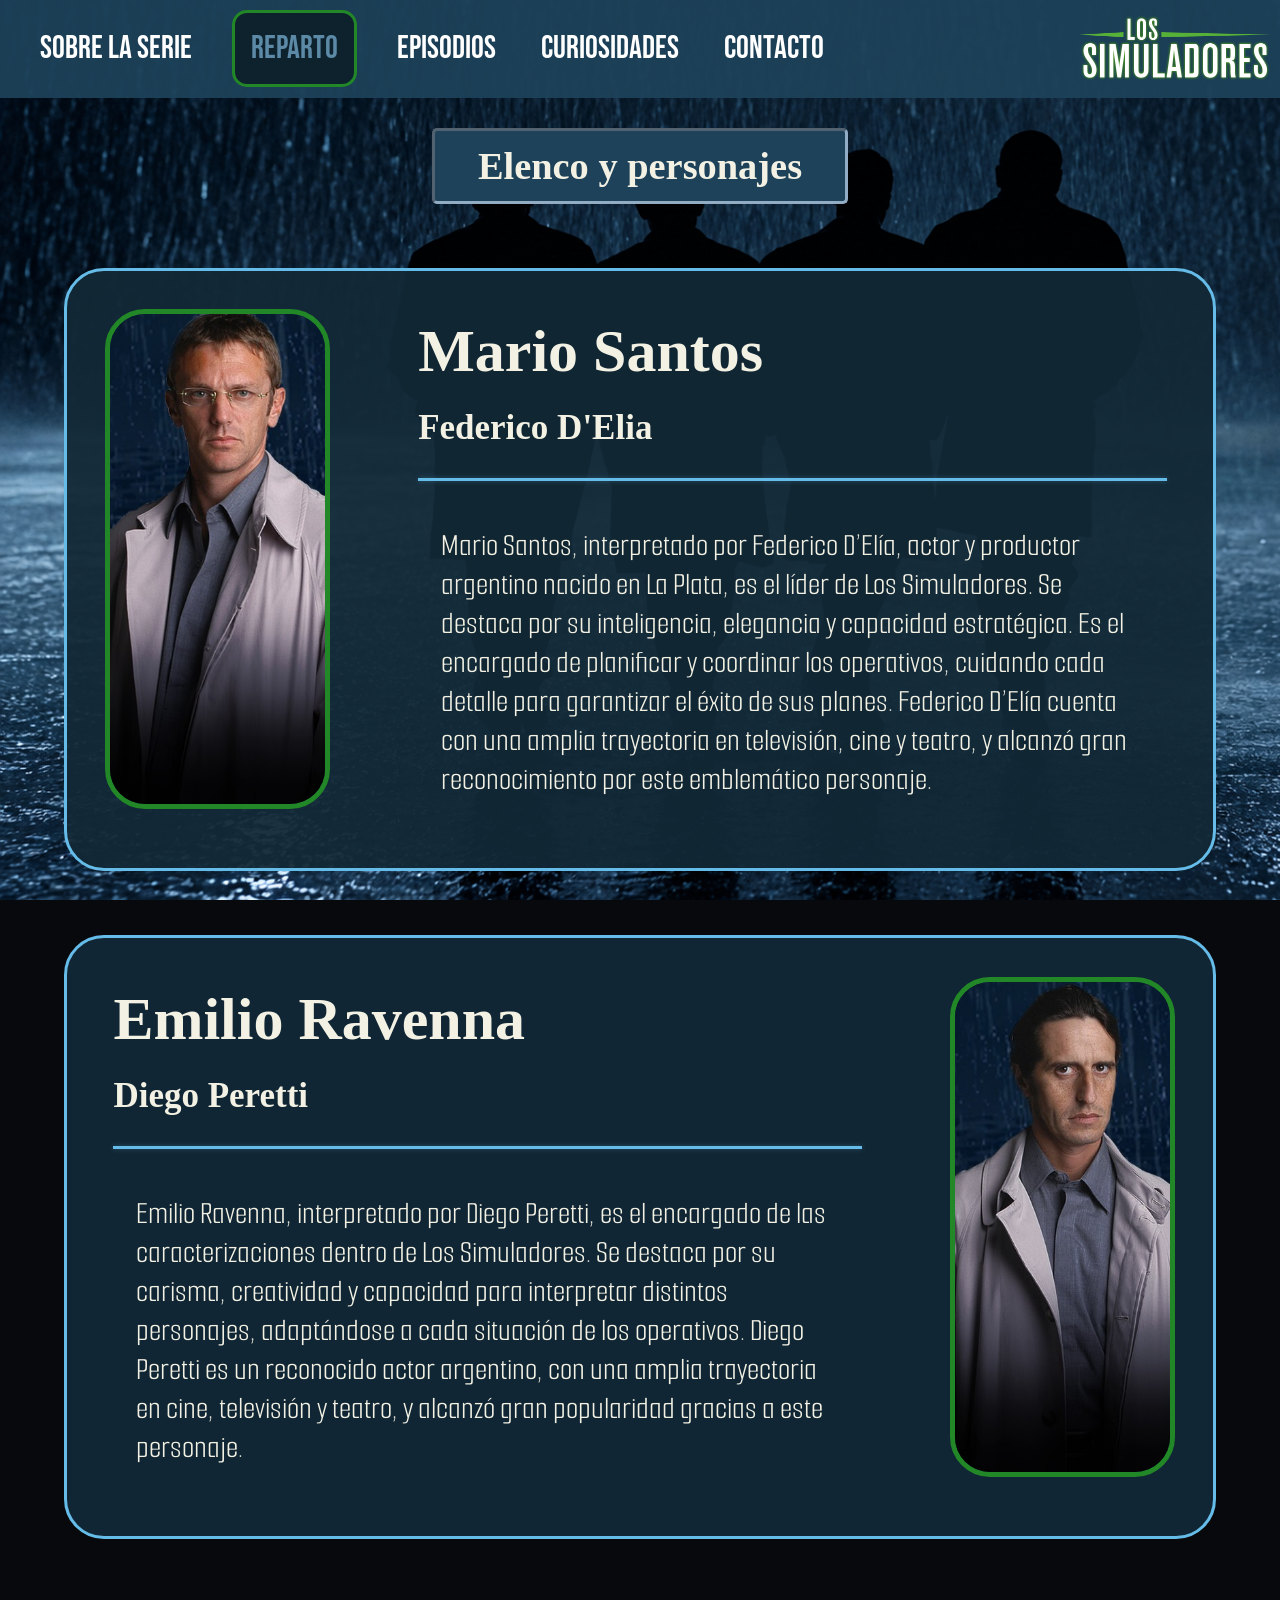
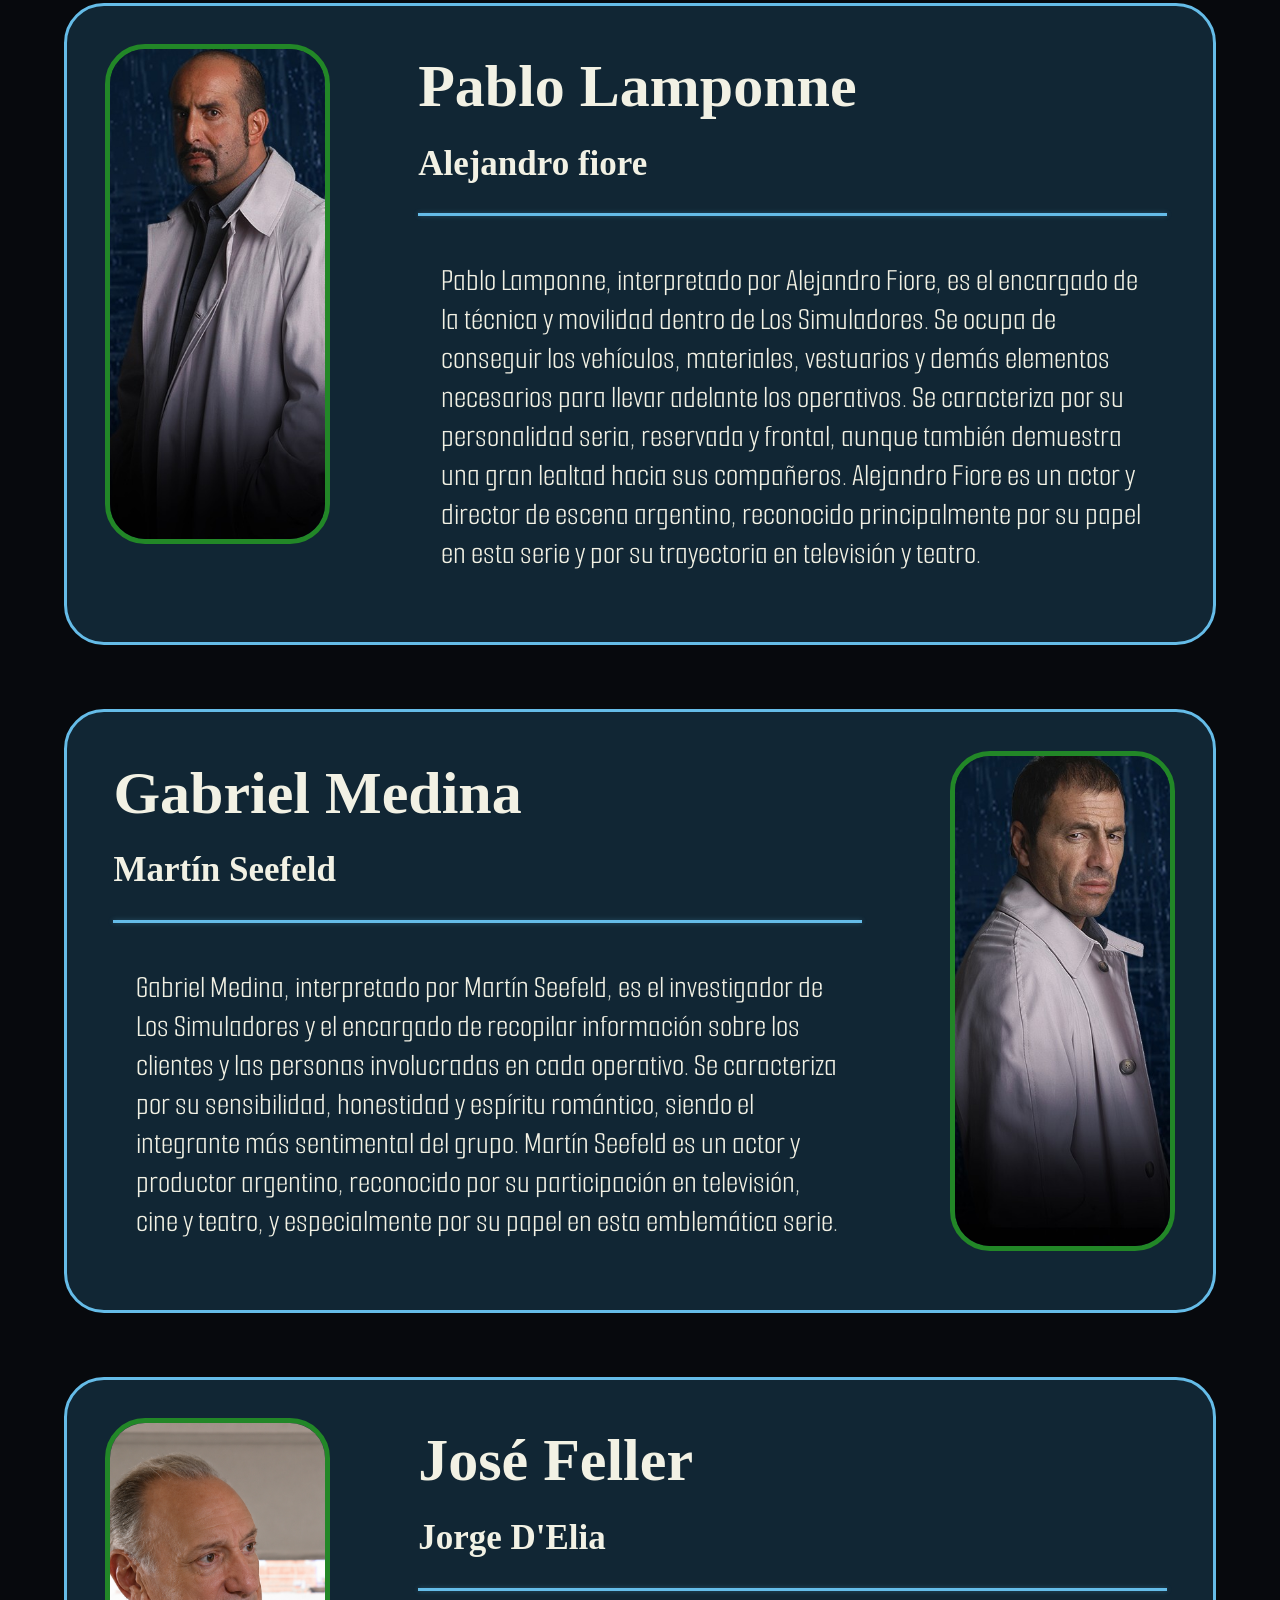
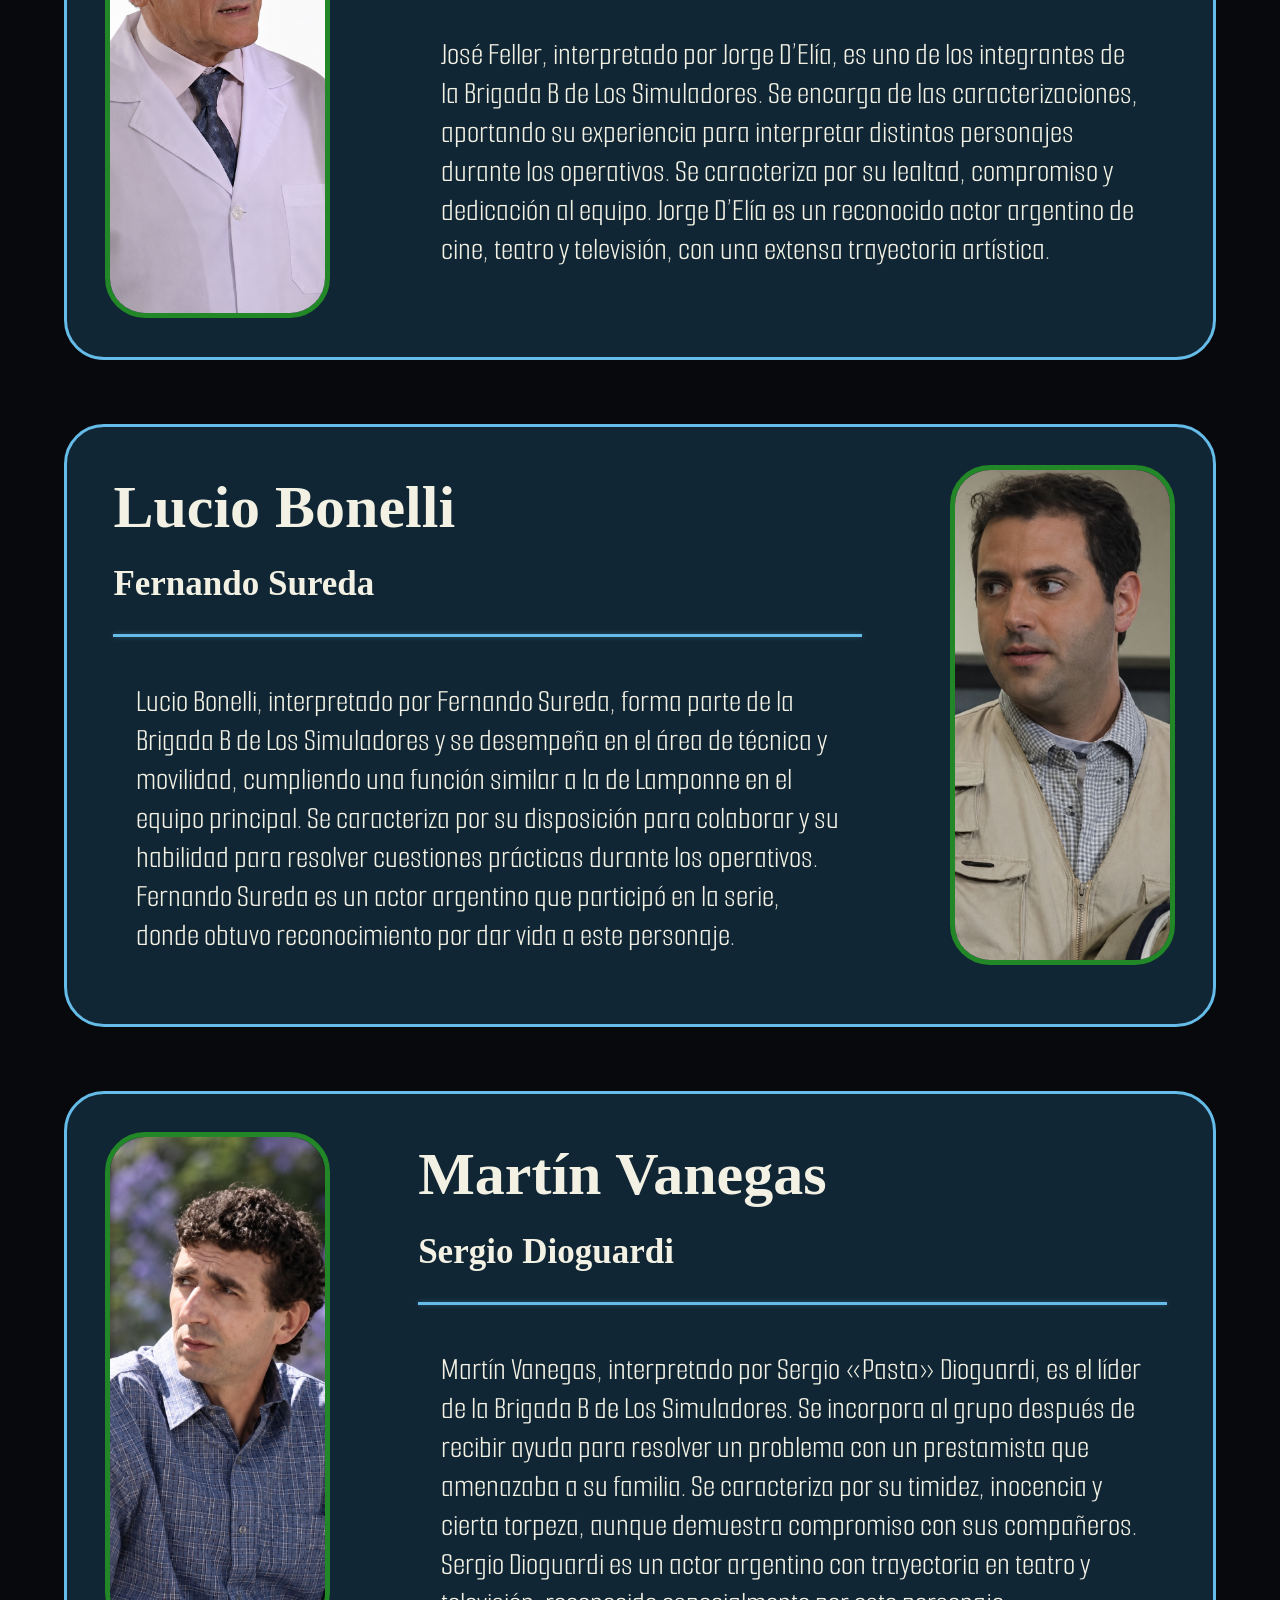
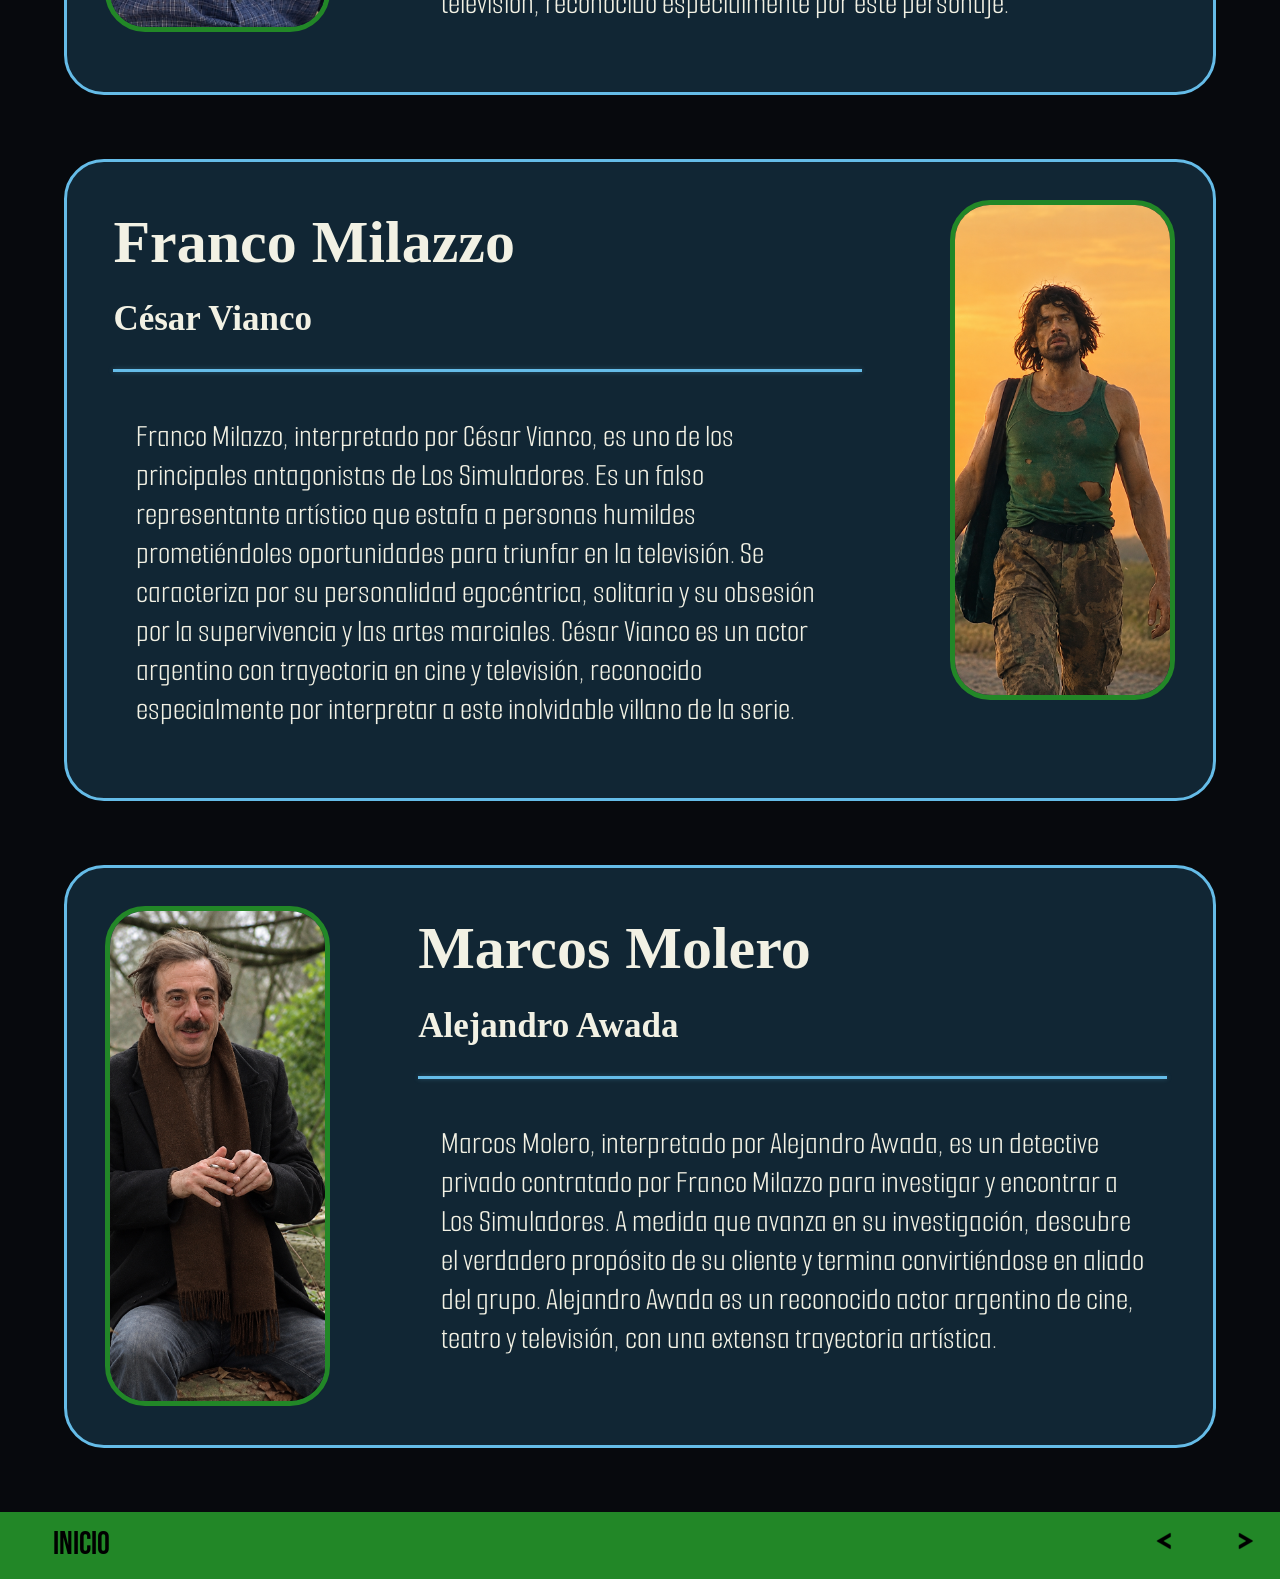
<file: pag/reparto.html>
<!DOCTYPE html>
<html lang="en">

<head>
    <meta charset="UTF-8">
    <meta name="viewport" content="width=, initial-scale=1.0">
    <title>Reparto</title>
    <link rel="preconnect" href="https://fonts.googleapis.com">
    <link rel="preconnect" href="https://fonts.gstatic.com" crossorigin>
    <link
        href="https://fonts.googleapis.com/css2?family=Bebas+Neue&family=Roboto:ital,wght@0,100..900;1,100..900&family=Smooch+Sans:wght@100..900&display=swap"
        rel="stylesheet">
    <link rel="stylesheet" href="../css/global.css">
    <link rel="stylesheet" href="../css/reparto.css">
    <link rel="icon" href="../img/Logotipo S verde y blanco retro.png">

</head>

<body id="fondoCompleto">
    <header>
        <nav class="navFijo">
            <div class="navPags">
                <a href="../pag/sobrelaserie.html" class="hover-underline">Sobre la serie</a>
                <a href="" class="seleccionado">Reparto</a>
                <a href="../pag/episodios.html" class="hover-underline">Episodios</a>
                <a href="../pag/curiosidades.html" class="hover-underline">Curiosidades</a>
                <a href="../pag/contacto.html" class="hover-underline">Contacto</a>
            </div>
            <a href="../index.html" class="logoAInicio"><img src="../img/logo_simuladores.png" width="200vw"
                    alt="Logo simuladores"></a>
        </nav>
    </header>

    <main>
        <h1>Elenco y personajes</h1>

        <article class="card">
            <section class="tarjPj">
                <div class="card-inner">
                    <div class="card-front"><img src="../imgElenco/mario santos.jpg" alt="mario santos">
                    </div>
                    <div class="card-back"><img src="../imgElenco/Retrato en jardín con cuerdas y follaje.png"
                            alt="actor Federico D'Elia"></div>
                </div>
            </section>
            <section class="descPj">
                <h2>Mario Santos</h2>
                <h3>Federico D'Elia</h3>
                <div class="lineaCeleste"></div>
                <p>Mario Santos, interpretado por Federico D’Elía, actor y productor argentino nacido en La Plata, es el
                    líder de Los Simuladores. Se destaca por su inteligencia, elegancia y capacidad estratégica. Es el
                    encargado de planificar y coordinar los operativos, cuidando cada detalle para garantizar el éxito
                    de sus planes. Federico D’Elía cuenta con una amplia trayectoria en televisión, cine y teatro, y
                    alcanzó gran reconocimiento por este emblemático personaje.</p>
            </section>
        </article>

        <article class="card2">
            <section class="tarjPj">
                <div class="card-inner">
                    <div class="card-front"><img src="../imgElenco/emilio ravenna.jpg" alt="Emilio Ravenna"></div>
                    <div class="card-back"><img src="../imgElenco/Retrato de prensa con fondo CNTV.png"
                            alt="actor Diego Peretti"></div>
                </div>
            </section>
            <section class="descPj">
                <h2>Emilio Ravenna</h2>
                <h3>Diego Peretti</h3>
                <div class="lineaCeleste"></div>

                <p>Emilio Ravenna, interpretado por Diego Peretti, es el encargado de las caracterizaciones dentro de
                    Los Simuladores. Se destaca por su carisma, creatividad y capacidad para interpretar distintos
                    personajes, adaptándose a cada situación de los operativos. Diego Peretti es un reconocido actor
                    argentino, con una amplia trayectoria en cine, televisión y teatro, y alcanzó gran popularidad
                    gracias a este personaje.</p>
            </section>
        </article>

        <article class="card">
            <section class="tarjPj">
                <div class="card-inner">
                    <div class="card-front"><img src="../imgElenco/pablo lampone.jpg"></div>
                    <div class="card-back"><img
                            src="../imgElenco/Retrato cinematográfico de hombre con gafas aviador.png"
                            alt="actor Alejandro Fiore"></div>
                </div>
            </section>
            <section class="descPj">
                <h2>Pablo Lamponne</h2>
                <h3>Alejandro fiore</h3>
                <div class="lineaCeleste"></div>
                <p>Pablo Lamponne, interpretado por Alejandro Fiore, es el encargado de la técnica y movilidad dentro de
                    Los Simuladores. Se ocupa de conseguir los vehículos, materiales, vestuarios y demás elementos
                    necesarios para llevar adelante los operativos. Se caracteriza por su personalidad seria, reservada
                    y frontal, aunque también demuestra una gran lealtad hacia sus compañeros. Alejandro Fiore es un
                    actor y director de escena argentino, reconocido principalmente por su papel en esta serie y por su
                    trayectoria en televisión y teatro.</p>
            </section>
        </article>

        <article class="card2">
            <section class="tarjPj">
                <div class="card-inner">
                    <div class="card-front"><img src="../imgElenco/Gabriel Medina.jpg" alt="Gabriel Medina"></div>
                    <div class="card-back"><img src="../imgElenco/Retrato amable con cardigan azul marino.png"
                            alt="actor Martín Seefeld"></div>
                </div>
            </section>
            <section class="descPj">
                <h2>Gabriel Medina</h2>
                <h3>Martín Seefeld</h3>
                <div class="lineaCeleste"></div>
                <p>Gabriel Medina, interpretado por Martín Seefeld, es el investigador de Los Simuladores y el encargado
                    de recopilar información sobre los clientes y las personas involucradas en cada operativo. Se
                    caracteriza por su sensibilidad, honestidad y espíritu romántico, siendo el integrante más
                    sentimental del grupo. Martín Seefeld es un actor y productor argentino, reconocido por su
                    participación en televisión, cine y teatro, y especialmente por su papel en esta emblemática serie.
                </p>
            </section>
        </article>

        <article class="card">
            <section class="tarjPj">
                <div class="card-inner">
                    <div class="card-front"><img src="../imgElenco/Médico mayor junto a la ventana.png"
                            alt="José Feller"></div>
                    <div class="card-back"><img src="../imgElenco/Retrato cálido de un hombre mayor.png"
                            alt="actor Jorge D’Elía"></div>
                </div>
            </section>
            <section class="descPj">
                <h2>José Feller</h2>
                <h3>Jorge D'Elia</h3>
                <div class="lineaCeleste"></div>
                <p>José Feller, interpretado por Jorge D’Elía, es uno de los integrantes de la Brigada B de Los
                    Simuladores. Se encarga de las caracterizaciones, aportando su experiencia para interpretar
                    distintos personajes durante los operativos. Se caracteriza por su lealtad, compromiso y dedicación
                    al equipo. Jorge D’Elía es un reconocido actor argentino de cine, teatro y televisión, con una
                    extensa trayectoria artística.</p>
            </section>
        </article>

        <article class="card2">
            <section class="tarjPj">
                <div class="card-inner">
                    <div class="card-front"><img src="../imgElenco/Retrato cinematográfico de hombre atento.png"
                            alt="Lucio Bonelli"></div>
                    <div class="card-back"><img src="../imgElenco/Hombre pensativo en estudio azul.png"
                            alt="actor Fernando Sureda"></div>
                </div>
            </section>
            <section class="descPj">
                <h2>Lucio Bonelli</h2>
                <h3>Fernando Sureda</h3>
                <div class="lineaCeleste"></div>
                <p>Lucio Bonelli, interpretado por Fernando Sureda, forma parte de la Brigada B de Los Simuladores y se
                    desempeña en el área de técnica y movilidad, cumpliendo una función similar a la de Lamponne en el
                    equipo principal. Se caracteriza por su disposición para colaborar y su habilidad para resolver
                    cuestiones prácticas durante los operativos. Fernando Sureda es un actor argentino que participó en
                    la serie, donde obtuvo reconocimiento por dar vida a este personaje.</p>
            </section>
        </article>

        <article class="card">
            <section class="tarjPj">
                <div class="card-inner">
                    <div class="card-front"><img src="../imgElenco/Retrato pensativo entre flores lilas.png"
                            alt="Martín Vanegas"></div>
                    <div class="card-back"><img src="../imgElenco/Retrato sonriente en evento de prensa.png"
                            alt="actor Sergio «Pasta» Dioguardi"></div>
                </div>
            </section>
            <section class="descPj">
                <h2>Martín Vanegas</h2>
                <h3>Sergio Dioguardi</h3>
                <div class="lineaCeleste"></div>
                <p>Martín Vanegas, interpretado por Sergio «Pasta» Dioguardi, es el líder de la Brigada B de Los
                    Simuladores. Se incorpora al grupo después de recibir ayuda para resolver un problema con un
                    prestamista que amenazaba a su familia. Se caracteriza por su timidez, inocencia y cierta torpeza,
                    aunque demuestra compromiso con sus compañeros. Sergio Dioguardi es un actor argentino con
                    trayectoria en teatro y televisión, reconocido especialmente por este personaje.</p>
            </section>
        </article>

        <article class="card2">
            <section class="tarjPj">
                <div class="card-inner">
                    <div class="card-front"><img src="../imgElenco/Viajero solitario bajo el atardecer.png"
                            alt="Franco Milazzo"></div>
                    <div class="card-back"><img src="../imgElenco/Piloto en cabina sobre campos agrícolas.png"
                            alt="actor César Vianco"></div>
                </div>
            </section>
            <section class="descPj">
                <h2>Franco Milazzo</h2>
                <h3>César Vianco</h3>
                <div class="lineaCeleste"></div>
                <p>Franco Milazzo, interpretado por César Vianco, es uno de los principales antagonistas de Los
                    Simuladores. Es un falso representante artístico que estafa a personas humildes prometiéndoles
                    oportunidades para triunfar en la televisión. Se caracteriza por su personalidad egocéntrica,
                    solitaria y su obsesión por la supervivencia y las artes marciales. César Vianco es un actor
                    argentino con trayectoria en cine y televisión, reconocido especialmente por interpretar a este
                    inolvidable villano de la serie.</p>
            </section>
        </article>

        <article class="card">
            <section class="tarjPj">
                <div class="card-inner">
                    <div class="card-front"><img src="../imgElenco/Hombre de abrigo en el bosque.png"
                            alt="Marcos Molero"></div>
                    <div class="card-back"><img src="../imgElenco/Retrato cálido de hombre sonriente.png"
                            alt="actor Alejandro Awada"></div>
                </div>
            </section>
            <section class="descPj">
                <h2>Marcos Molero</h2>
                <h3>Alejandro Awada</h3>
                <div class="lineaCeleste"></div>
                <p>Marcos Molero, interpretado por Alejandro Awada, es un detective privado contratado por Franco
                    Milazzo para investigar y encontrar a Los Simuladores. A medida que avanza en su investigación,
                    descubre el verdadero propósito de su cliente y termina convirtiéndose en aliado del grupo.
                    Alejandro Awada es un reconocido actor argentino de cine, teatro y televisión, con una extensa
                    trayectoria artística.</p>
            </section>
        </article>
    </main>
</body>

<footer class="footer">
    <div class="vueltaAInicio">
        <a href="./reparto.html">INICIO</a>
    </div>
    <div>
        <a href="./sobrelaserie.html"><img src="../img/anterior.png" alt=""></a>
        <a href="./episodios.html"><img src="../img/siguiente.png" alt=""></a>
    </div>
</footer>

</html>
</file>
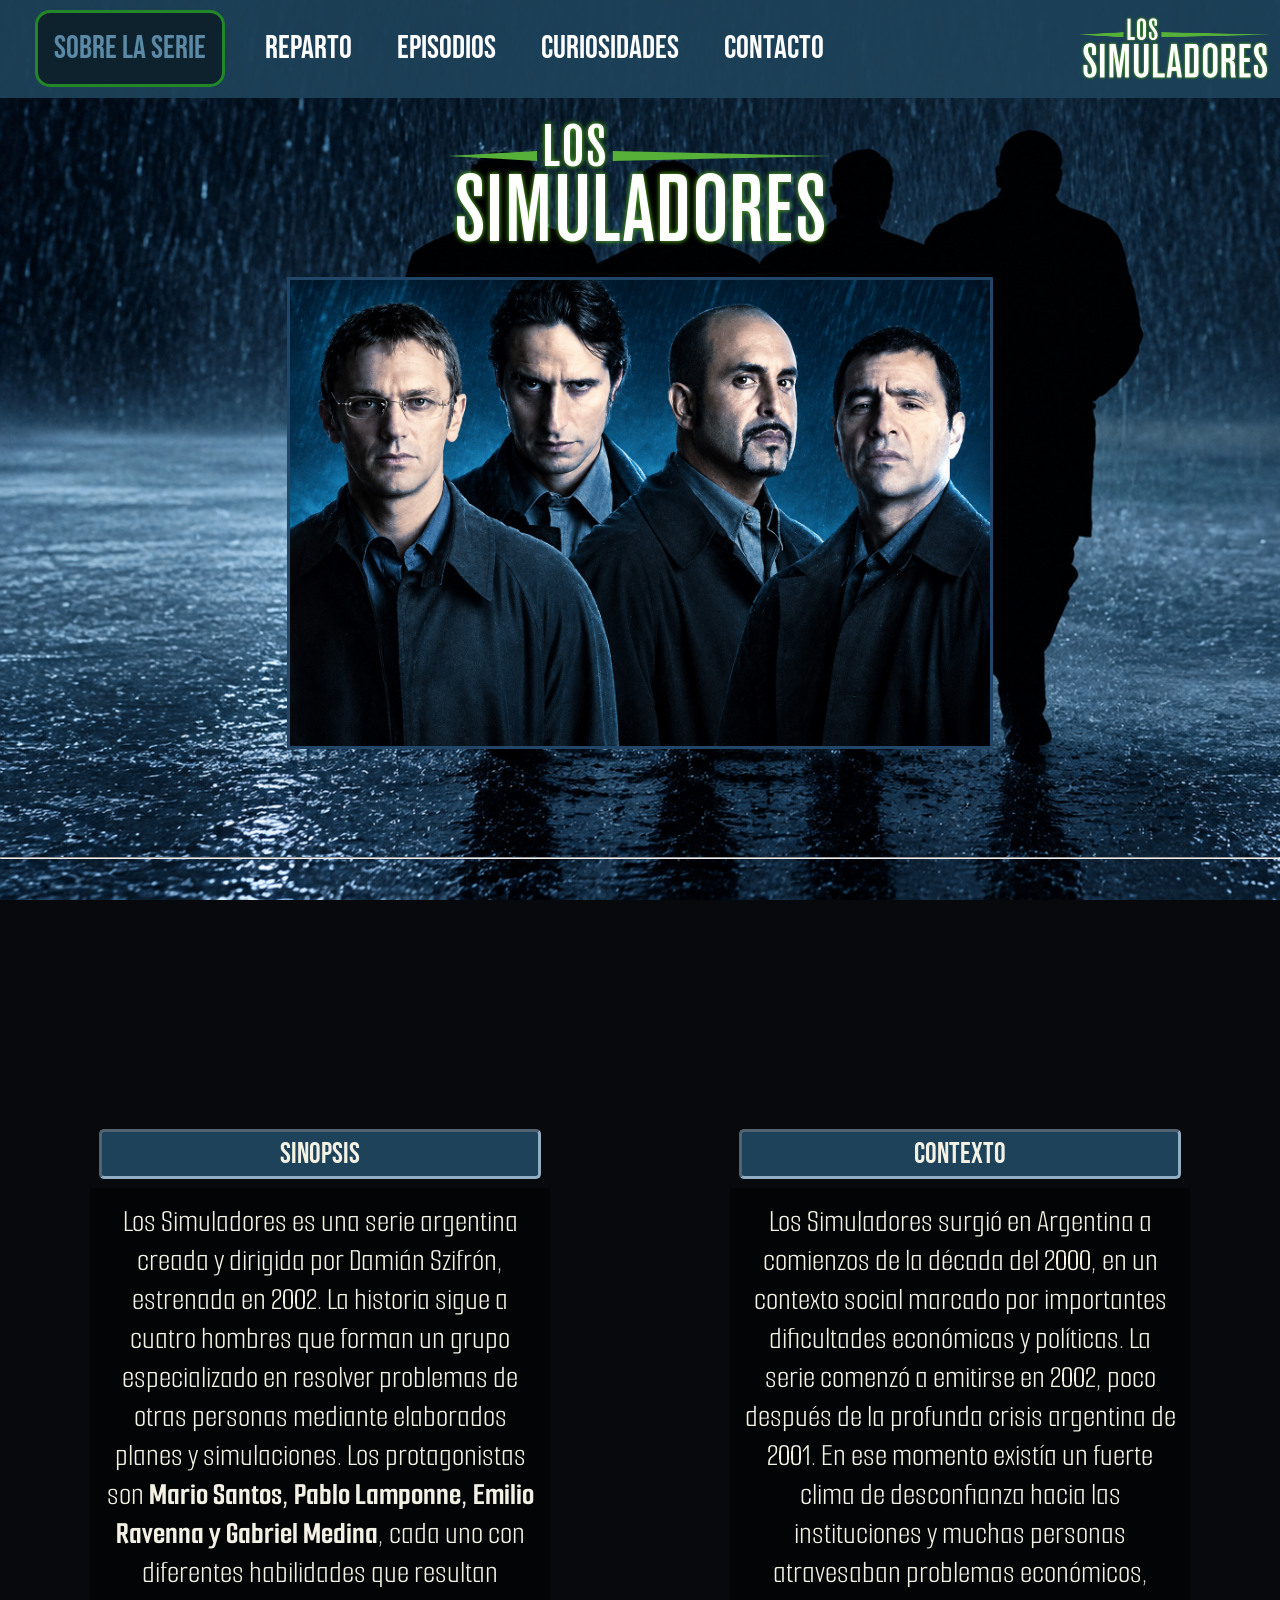
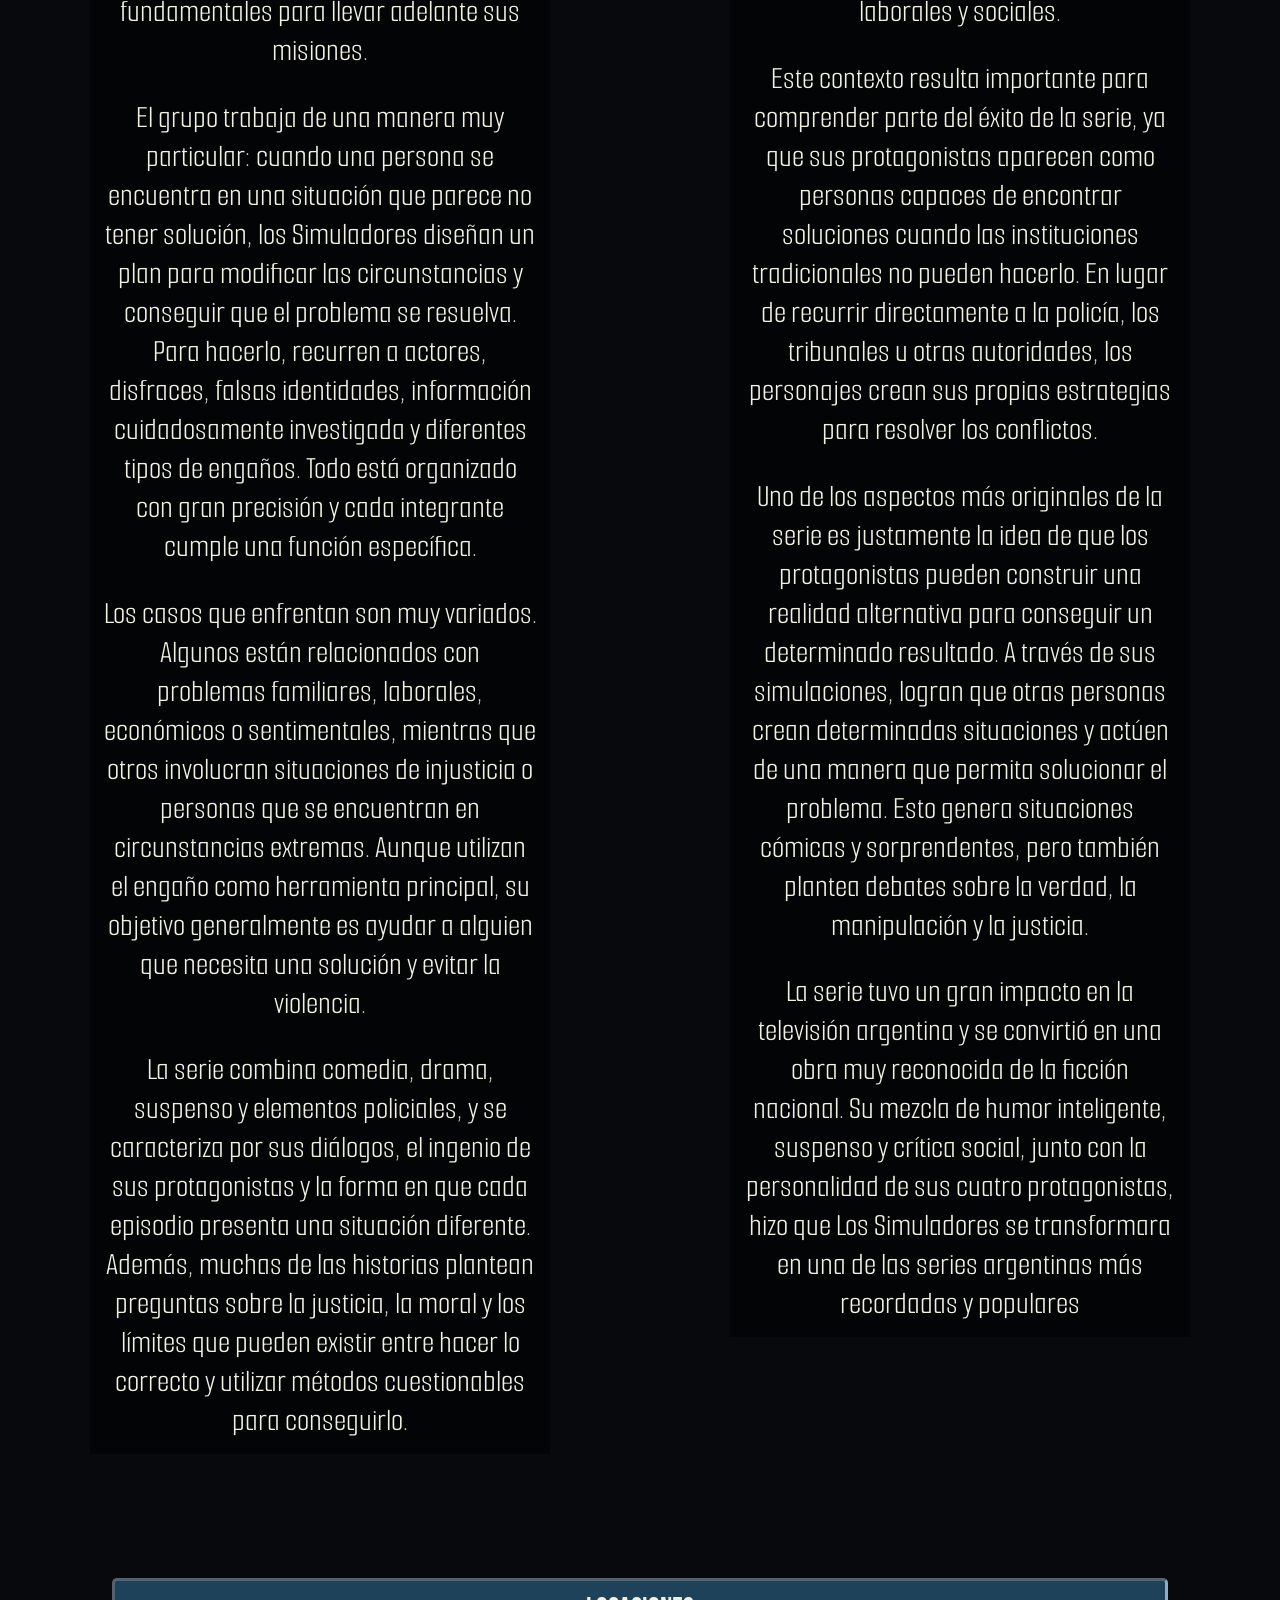
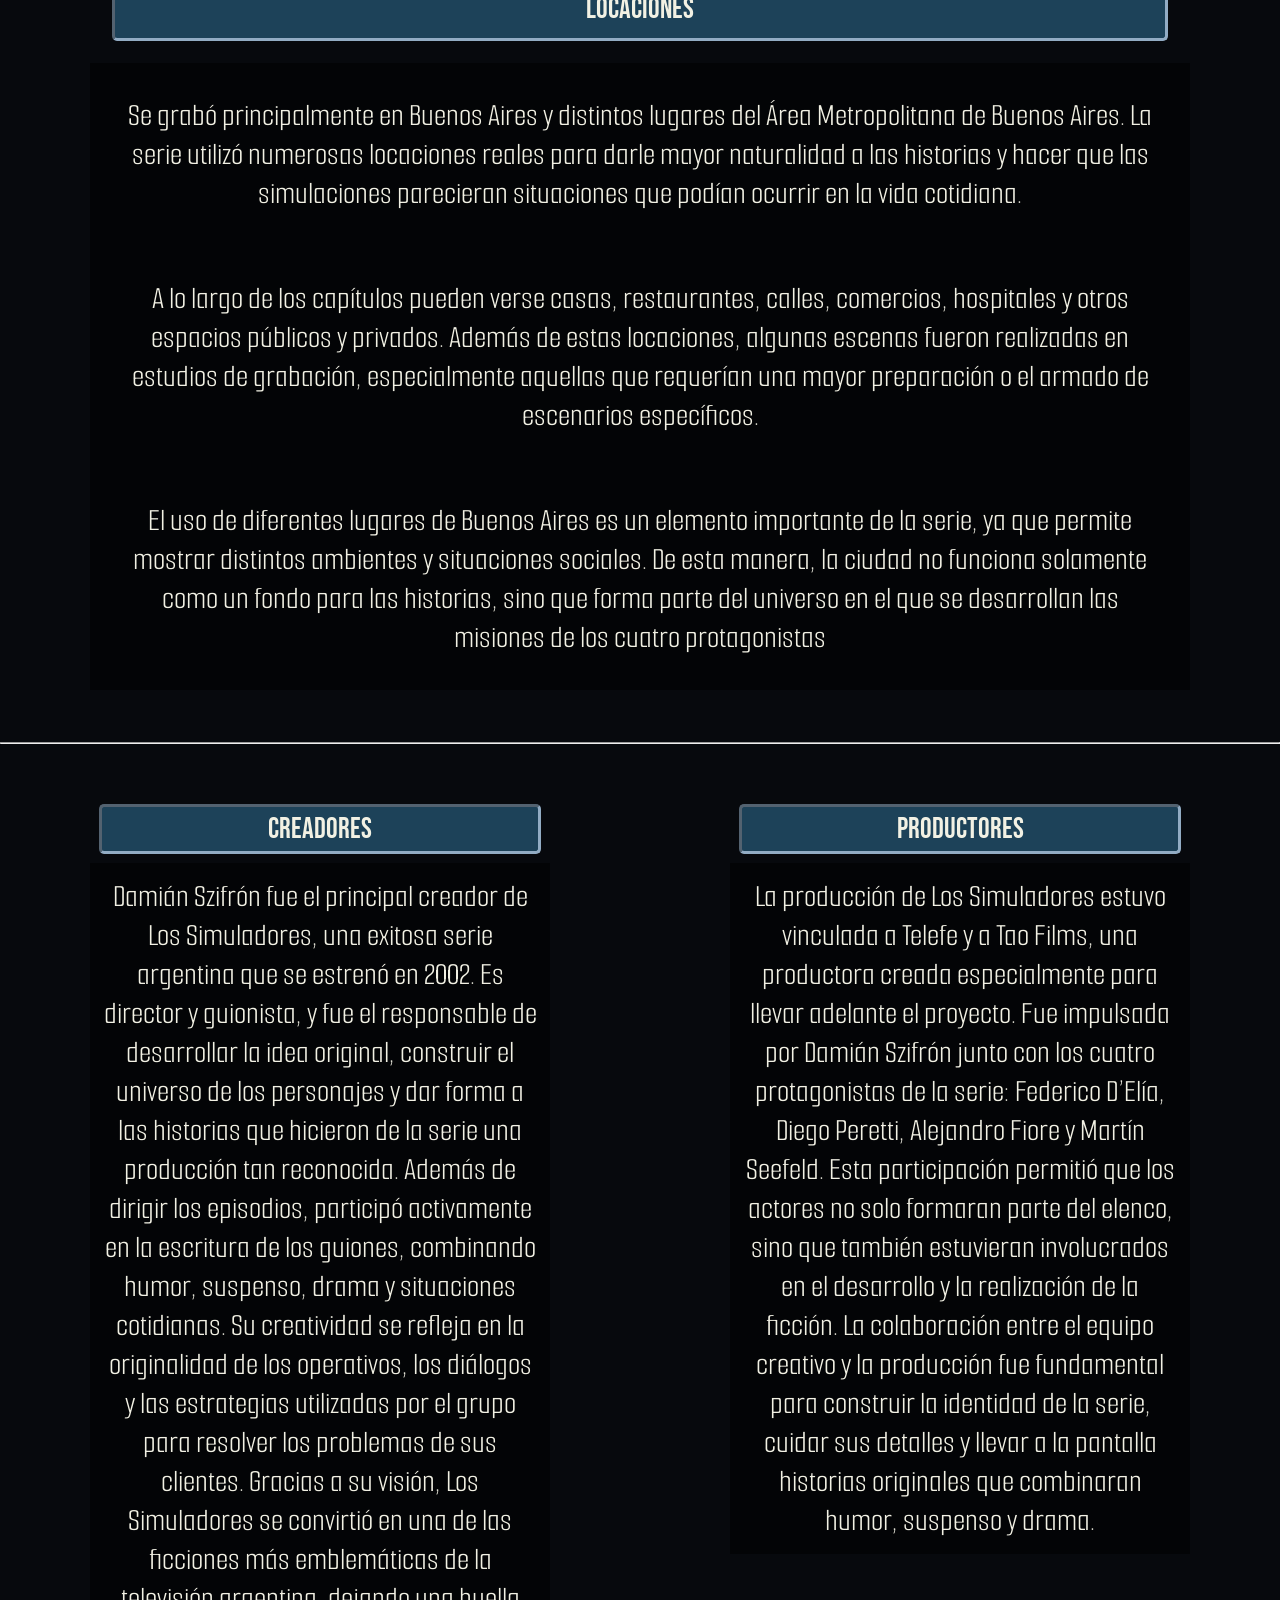
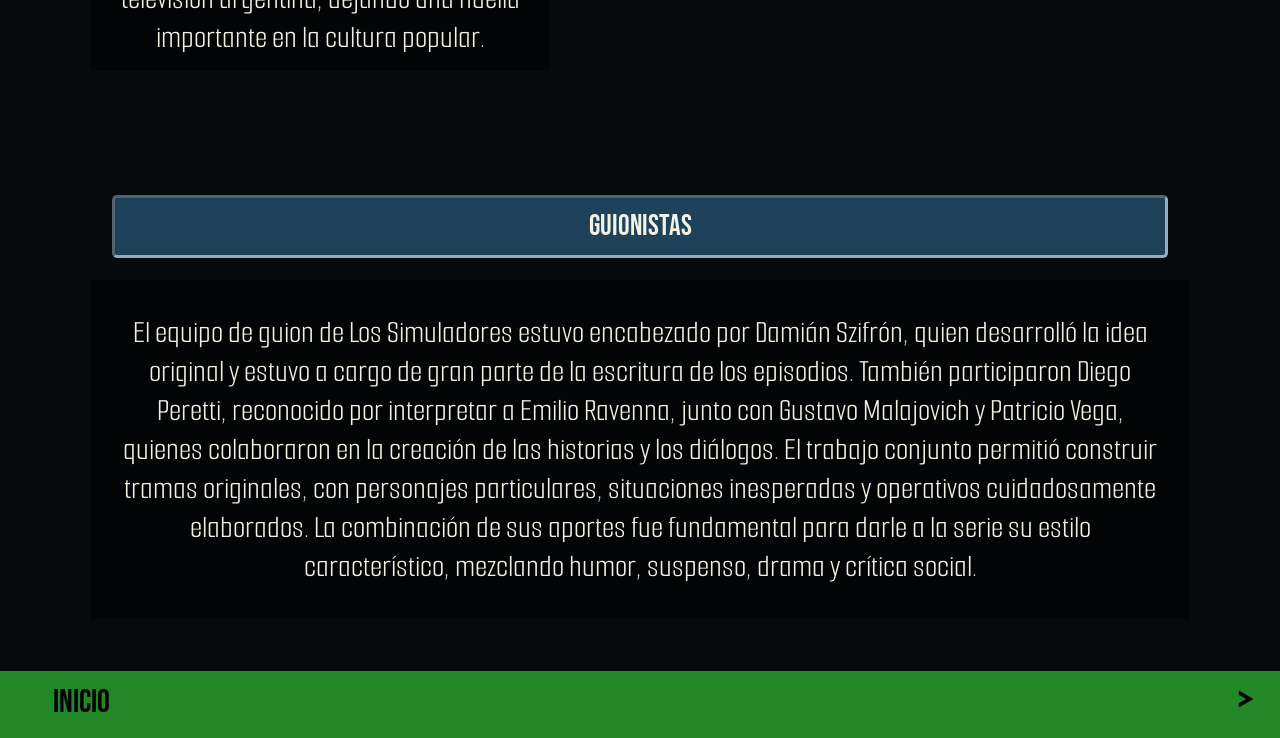
<file: pag/sobrelaserie.html>
<!DOCTYPE html>
<html lang="en">

<head>
    <meta charset="UTF-8">
    <meta name="viewport" content="width=device-width, initial-scale=1.0">
    <title>Sobre la serie</title>
    <link rel="preconnect" href="https://fonts.googleapis.com">
    <link rel="preconnect" href="https://fonts.gstatic.com" crossorigin>
    <link
        href="https://fonts.googleapis.com/css2?family=Bebas+Neue&family=Roboto:ital,wght@0,100..900;1,100..900&family=Smooch+Sans:wght@100..900&display=swap"
        rel="stylesheet">
    <link rel="stylesheet" href="../css/global.css">
    <link rel="stylesheet" href="../css/sobreLaSerie.css">
    <link rel="icon" href="../img/Logotipo S verde y blanco retro.png">
</head>

<body id="fondoCompleto">
    <header>
        <nav class="navFijo">
            <div class="navPags">
                <a href="" class="seleccionado">Sobre la serie</a>
                <a href="../pag/reparto.html" class="hover-underline">Reparto</a>
                <a href="../pag/episodios.html" class="hover-underline">Episodios</a>
                <a href="../pag/curiosidades.html" class="hover-underline">Curiosidades</a>
                <a href="../pag/contacto.html" class="hover-underline">Contacto</a>
            </div>
            <a href="../index.html" class="logoAInicio"><img src="../img/logo_simuladores.png" width="200vw"
                    alt="Logo simuladores"></a>
        </nav>
    </header>

    <main>
        <div class="caratula">
            <figure>
                <figcaption>
                    <img src="../img/logo_simuladores.png" width="60%" alt="Logo simuladores">
                </figcaption>
                <img src="../img/Cuatro detectives bajo la lluvia.png" width="700px" alt="Imagen simuladores"
                    class="imagen">
            </figure>
        </div>
        <hr>
        <iframe width="100%" height="166" scrolling="no" frameborder="no" allow="autoplay; encrypted-media" src="https://w.soundcloud.com/player/?url=https%3A//api.soundcloud.com/tracks/soundcloud%253Atracks%253A1048105219&color=%23ff5500&auto_play=true&hide_related=false&show_comments=true&show_user=true&show_reposts=false&show_teaser=true"></iframe><div style="font-size: 10px; color: #cccccc;line-break: anywhere;word-break: normal;overflow: hidden;white-space: nowrap;text-overflow: ellipsis; font-family: Interstate,Lucida Grande,Lucida Sans Unicode,Lucida Sans,Garuda,Verdana,Tahoma,sans-serif;font-weight: 100;"><a href="https://soundcloud.com/elias-sebastian-lopez" title="Elias Sebastian Lopez" target="_blank" style="color: #cccccc; text-decoration: none;"></a><a href="https://soundcloud.com/elias-sebastian-lopez/bajo-fondo-los-simuladores" target="_blank" style="color: #cccccc; text-decoration: none;"></a></div>

        <div class="cuadros">
            <div class="info">
                <h2 class="fuenteh1h2">Sinopsis</h2>
                <p>Los Simuladores es una serie argentina creada y dirigida por Damián Szifrón, estrenada en 2002. La
                    historia
                    sigue a cuatro hombres que forman un grupo especializado en resolver problemas de otras personas
                    mediante
                    elaborados planes y simulaciones. Los protagonistas son <strong> Mario Santos, Pablo Lamponne,
                        Emilio Ravenna
                        y Gabriel Medina</strong>, cada uno con diferentes habilidades que resultan fundamentales para
                    llevar
                    adelante sus misiones.</p>
                <p>El grupo trabaja de una manera muy particular: cuando una persona se encuentra en una situación que
                    parece no
                    tener solución, los Simuladores diseñan un plan para modificar las circunstancias y conseguir que el
                    problema se resuelva. Para hacerlo, recurren a actores, disfraces, falsas identidades, información
                    cuidadosamente investigada y diferentes tipos de engaños. Todo está organizado con gran precisión y
                    cada
                    integrante cumple una función específica.</p>
                <p>Los casos que enfrentan son muy variados. Algunos están relacionados con problemas familiares,
                    laborales,
                    económicos o sentimentales, mientras que otros involucran situaciones de injusticia o personas que
                    se
                    encuentran en circunstancias extremas. Aunque utilizan el engaño como herramienta principal, su
                    objetivo
                    generalmente es ayudar a alguien que necesita una solución y evitar la violencia.</p>
                <p>La serie combina comedia, drama, suspenso y elementos policiales, y se caracteriza por sus diálogos,
                    el
                    ingenio de sus protagonistas y la forma en que cada episodio presenta una situación diferente.
                    Además,
                    muchas de las historias plantean preguntas sobre la justicia, la moral y los límites que pueden
                    existir
                    entre hacer lo correcto y utilizar métodos cuestionables para conseguirlo.</p>
            </div>

            <div class="info">
                <h2 class="fuenteh1h2">Contexto</h2>
                <p>Los Simuladores surgió en Argentina a comienzos de la década del 2000, en un contexto social marcado
                    por
                    importantes dificultades económicas y políticas. La serie comenzó a emitirse en 2002, poco después
                    de la
                    profunda crisis argentina de 2001. En ese momento existía un fuerte clima de desconfianza hacia las
                    instituciones y muchas personas atravesaban problemas económicos, laborales y sociales.</p>
                <p>Este contexto resulta importante para comprender parte del éxito de la serie, ya que sus
                    protagonistas
                    aparecen como personas capaces de encontrar soluciones cuando las instituciones tradicionales no
                    pueden
                    hacerlo. En lugar de recurrir directamente a la policía, los tribunales u otras autoridades, los
                    personajes
                    crean sus propias estrategias para resolver los conflictos.</p>
                <p>Uno de los aspectos más originales de la serie es justamente la idea de que los protagonistas pueden
                    construir una realidad alternativa para conseguir un determinado resultado. A través de sus
                    simulaciones,
                    logran que otras personas crean determinadas situaciones y actúen de una manera que permita
                    solucionar el
                    problema. Esto genera situaciones cómicas y sorprendentes, pero también plantea debates sobre la
                    verdad, la
                    manipulación y la justicia.</p>
                <p>La serie tuvo un gran impacto en la televisión argentina y se convirtió en una obra muy reconocida de
                    la
                    ficción nacional. Su mezcla de humor inteligente, suspenso y crítica social, junto con la
                    personalidad de
                    sus cuatro protagonistas, hizo que Los Simuladores se transformara en una de las series argentinas
                    más
                    recordadas y populares</p>
            </div>
            <div class="info">
                <h2 class="fuenteh1h2">Locaciones</h2>
                <p>Se grabó principalmente en Buenos Aires y distintos lugares del Área Metropolitana de Buenos Aires.
                    La serie
                    utilizó numerosas locaciones reales para darle mayor naturalidad a las historias y hacer que las
                    simulaciones parecieran situaciones que podían ocurrir en la vida cotidiana.</p>
                <p>A lo largo de los capítulos pueden verse casas, restaurantes, calles, comercios, hospitales y otros
                    espacios
                    públicos y privados. Además de estas locaciones, algunas escenas fueron realizadas en estudios de
                    grabación,
                    especialmente aquellas que requerían una mayor preparación o el armado de escenarios específicos.
                </p>
                <p>El uso de diferentes lugares de Buenos Aires es un elemento importante de la serie, ya que permite
                    mostrar
                    distintos ambientes y situaciones sociales. De esta manera, la ciudad no funciona solamente como un
                    fondo
                    para las historias, sino que forma parte del universo en el que se desarrollan las misiones de los
                    cuatro
                    protagonistas</p>
            </div>
        </div>
        <hr>
        <div class="cuadros">
            <div class="info">
                <h2 class="fuenteh1h2">Creadores</h2>
                <p>Damián Szifrón fue el principal creador de Los Simuladores, una exitosa serie argentina que se
                    estrenó en 2002. Es director y guionista, y fue el responsable de desarrollar la idea original,
                    construir el universo de los personajes y dar forma a las historias que hicieron de la serie una
                    producción tan reconocida. Además de dirigir los episodios, participó activamente en la escritura de
                    los guiones, combinando humor, suspenso, drama y situaciones cotidianas. Su creatividad se refleja
                    en la originalidad de los operativos, los diálogos y las estrategias utilizadas por el grupo para
                    resolver los problemas de sus clientes. Gracias a su visión, Los Simuladores se convirtió en una de
                    las ficciones más emblemáticas de la televisión argentina, dejando una huella importante en la
                    cultura popular.</p>
            </div>
            <div class="info">
                <h2 class="fuenteh1h2">Productores</h2>
                <p>La producción de Los Simuladores estuvo vinculada a Telefe y a Tao Films, una productora creada
                    especialmente para llevar adelante el proyecto. Fue impulsada por Damián Szifrón junto con los
                    cuatro protagonistas de la serie: Federico D’Elía, Diego Peretti, Alejandro Fiore y Martín Seefeld.
                    Esta participación permitió que los actores no solo formaran parte del elenco, sino que también
                    estuvieran involucrados en el desarrollo y la realización de la ficción. La colaboración entre el
                    equipo creativo y la producción fue fundamental para construir la identidad de la serie, cuidar sus
                    detalles y llevar a la pantalla historias originales que combinaran humor, suspenso y drama.</p>
            </div>
            <div class="info">
                <h2 class="fuenteh1h2">Guionistas</h2>
                <p>El equipo de guion de Los Simuladores estuvo encabezado por Damián Szifrón, quien desarrolló la idea
                    original y estuvo a cargo de gran parte de la escritura de los episodios. También participaron Diego
                    Peretti, reconocido por interpretar a Emilio Ravenna, junto con Gustavo Malajovich y Patricio Vega,
                    quienes colaboraron en la creación de las historias y los diálogos. El trabajo conjunto permitió
                    construir tramas originales, con personajes particulares, situaciones inesperadas y operativos
                    cuidadosamente elaborados. La combinación de sus aportes fue fundamental para darle a la serie su
                    estilo característico, mezclando humor, suspenso, drama y crítica social.</p>
            </div>
        </div>
    </main>

</body>
<footer class="footer">
    <div class="vueltaAInicio">
        <a href="./sobrelaserie.html">INICIO</a>
    </div>
    <div>
        <a href="./reparto.html"><img src="../img/siguiente.png" alt=""></a>
    </div>
</footer>

</html>
</file>
<file: css/error404.css>
#bodyError{
    background-color: #04111B;
}

main {
    margin: 0;
    height: 90vh;
    display: flex;
    flex-flow: column;
    justify-content: center;
    align-items: center;

    h1 {
    background-color: #04111B;
    border:none;
    margin: 0;
    padding: 0;
    text-align: center;
    font-size: 55px;
    }
    p{
    background-color: #04111B;
    margin: 0%;
    }
    .hover-underline{
        margin: 2%;
        padding: 1%;
        border: solid rgb(29 66 89 / 0.6);
        border-radius: 5px;
    }
}

a {
    font-family: "Bebas Neue", sans-serif;
    font-weight: 400;
    font-style: normal;
    font-size: xx-large;
    text-decoration: none;
    padding: 5px 15px;
    background-color: rgb(29 66 89 / 0.6);
}

.logoInicial {
    animation: aparecer 3s ease-out forwards;
}
</file>
<file: css/global.css>
*{
  margin: 0%;
}

body {
    background-color: #07090D;
    color: #F2F1E4;
    font-size: larger;

    min-height: 100vh;
    display: flex;
    flex-direction: column;
}

main{
flex: auto;
}

a {
    padding: 5px;
    margin-left: 35px;
    color: #F2F1E4;
}

h1 {
    background-color: #1D4259;
    border: inset #92acc4;
    border-radius: 5px;
    width: fit-content;
    margin: 5% auto;
    padding: 2%;
    text-align: center;
}

h2 {
    background-color: #1D4259;
    border: inset #92acc4;
    border-radius: 5px;
    margin: 5%;
    padding: 2%;
    text-align: center;
}

h3 {
    background-color: #5B89A6;
    border: solid #92acc4;
    border-radius: 5px;
    width: fit-content;
    margin: 5vw;
    padding: 1vw;
    text-align: center;
}

header {
    margin: 0;
    display: flex;
    align-items: center;
}

a {
    font-family: "Bebas Neue", sans-serif;
    font-weight: 400;
    font-style: normal;
    font-size: xx-large;
    text-decoration: none;
}

p {

    background-color: #00000080;
    font-size: xx-large;
    font-family: "Smooch Sans", sans-serif;
    font-optical-sizing: auto;
    font-weight: 600px;
    font-style: normal;
    margin: 1vw 20vw 5vw 20vw;
    text-align: left;
    padding: 3%;
}

.seleccionado{
    background-color: #0e222e;
    border: 3px solid #228727;
    border-radius: 15px;
    padding: 2%;
    color: #5B89A6;
}

.navFijo {
    position: fixed;
    top: 0;
    left: 0;
    width: 100%;
    box-sizing: border-box;
    display: flex;
    justify-content: space-between;
    align-items: center;
    background-color: #1d4259f2;
    z-index: 2;
}

.navPags{
    display: flex;
    justify-content: space-between;
    text-align: center;
    align-items: baseline;
    a{
        flex-shrink: 0;
    }

    a:hover{
        transform: scale(1.1);   
    }

    .seleccionado:hover{
            transform: scale(1.0);
        }
}

article {
    text-align: center;
}

.imagen {
    border: solid #224667;
}

#fondoCompleto {
    background-image: url(../img/fondo4.png);
    background-attachment: fixed;
    background-size: cover;
    background-repeat: no-repeat;
}

.fuenteh1h2 {
    font-family: "Bebas Neue", sans-serif;
    font-weight: 400;
    font-style: normal;
}

.hover-underline {
  font-size: 2rem;
  color: #ffffff;
  position: relative;
  display: inline-block;
}

.hover-underline::after,
.hover-underline::before {
  content: '';
  position: absolute;
  width: 100%;
  height: 4px;
  background: linear-gradient(to right, #28972e, hsl(145, 97%, 15%));
  bottom: -5px;
  left: 0;
  transform: scaleX(0);
  transform-origin: right;
  transition: transform 0.2s ease-out;
}

.hover-underline::before {
  top: -5px;
  transform-origin: left;
}

.hover-underline:hover::after,
.hover-underline:hover::before {
  transform: scaleX(1);
}

@keyframes aparecer {
    from {
        opacity: 0;
        transform: translateY(15px);
    }

    to {
        opacity: 1;
        transform: translateY(0);
    }
}


.footer {
  margin: 0%;
  padding: 1%;
  display: flex;
  justify-content: space-between;
  background-color: hsl(123, 60%, 33%)  
}



.vueltaAInicio{
    a{
      color: black;  
    }
    
}

.vueltaAInicio:hover{
    transform: scale(1.1);
}
</file>
<file: css/confirmacion.css>
.cajaConf {
    display: flex;
    flex-flow: column;
    justify-content: center;
    box-sizing: border-box;
    align-items: center;

    background-color: rgba(18, 41, 54);
    border: solid #65BCE8;
    border-radius: 30px;

    margin: 10% 25%;
    padding: 3%;

    p {
        background-color: transparent;
        border: none;
        margin: 0%;
        width: 100%;
        text-align: center;
    }

    a {
        margin: 5% 10%;
        text-align: center;
        width: 80%;
        border: solid #65BCE8;
        border-radius: 30px;
    }

    a:hover{
        transform: scale(1.1);
    }

}

.cabezaConf {
    display: flex;
    flex-flow: column;
    justify-content: center;
    box-sizing: border-box;
    align-items: center;

    h2 {
        background-color: transparent;
        border: none;

        width: 100%;
        margin: 0%;
        margin-top: 4%;
    }

    h3 {
        background-color: transparent;
        color: #65BCE8;
        border: none;
        margin: 10% 0%;
        padding: 0%;
    }
}
</file>
<file: css/contacto.css>
main {
    display: flex;
    justify-content: baseline;
}

.formulario {
    border: solid #65BCE8;
    border-radius: 30px;
    background-color: rgba(18, 41, 54, 0.95);
    display: flex;
    flex-direction: column;


    margin: 10% auto;
    padding: 0% 1.5%;
}

.lineaVerde{
    min-width: 40%;
    height: 3px;
    margin-top: 4%;
    background-color: #228727;
    box-shadow: 0 0 5px rgba(101, 188, 232, 0.3);
}

.formulario .title{
    display: flex;
    justify-content: space-between;
    margin: 3% 0%;
}

.formulario .title h2{
    background-color: transparent;
    width: 60%;
    text-align: left;
    font-size: 40px;
    border: none;
    padding: 0%;
    margin: 0%;
}

.agrupacionDatos{
    display: flex;
    flex-wrap: wrap;
    gap: 5%;
}

.datos{
    flex: 1 1 40%;
}

.datos label{
    display: flex;
    flex-direction: column;
    font-size: large;
}

.datos input{
    box-sizing: border-box;
    width: 100%;
    padding: 3%;
}

.datos select{  
    padding: 1%;
    width: 100%;
}

.botones{
    display: flex;
    flex-flow: row;
    justify-content: space-around;
    margin: 5%;
}

.botones button{
    padding: 3%;
    color: #F2F1E4;
    background-color: #1d4259;
    border: solid #65BCE8;
    border-radius: 18px;
    font-size: large;
}

#enviar{
    background-color: #165819;
    border: solid #228727;
    box-shadow: 0 0 5px rgba(101, 188, 232, 0.3);
}

#reinicio:hover{
    transform: scale(1.1);
}

#enviar:hover{
  transform: scale(1.1);
}

#asunto{
    width: 100%;
    height: 20px;
    resize: none;
}

#msj{
    width: 100%;
    height: 60px;
    resize: none;
}
</file>
<file: css/curiosidades.css>
header{
    margin: 0;
    display: flex;
    align-items: center;
}

h1 {
    background-color: #1D4259;
    border: inset hsl(209, 30%, 67%);
    border-radius: 5px;
    width: 30%;
    margin: 10% auto 0%;
    padding: 1%;
    text-align: center;
}

h2{
    background-color: rgb(0 0 0 / 0);
    border:none;
    color: #1D4259;
    margin: 5% 5% 0% 5%;
    padding: 2%;
    text-align: left;
}

a{
    font-family: "Bebas Neue", sans-serif;
    font-weight: 400;
    font-style: normal;
    font-size: xx-large;
    text-decoration: none;
    
}

p{
    margin: 0 10%;
}

.cajaMF {
   background-color: rgba(29, 66, 89, 0.3);
    margin: 3%;
    padding: 3%;

    display: flex;
    flex-flow: row;
    justify-content: space-between;
}

.marFie {
    width: 23%;
    height: 500px;
    margin: 0%;
    padding: 0%;
    perspective: 1000px;
}

.textMarFie {
    width: 80%;
    margin: 8px;
    text-align: center;
    box-sizing: border-box;
    h2{
    background-color: #1D4259;
    border: solid hsl(209, 30%, 67%);
    color: #F2F1E4;
    margin: 2% 7%;
    padding: 2%;
    text-align: center;
    }
}

.foto{
    background-color: rgba(29, 66, 89, 0.3);
    margin: 1% 30%;
    padding: 3%;
}

.impCul {
   background-color: rgba(29, 66, 89, 0.3);
    margin: 3%;
    padding: 3%;

    display: flex;
    flex-flow: column;
    justify-content: center;
    
    .textImpCul{
    width: 100%;
    text-align: center;
    box-sizing: border-box;
        p{
            margin: 2% 20%;
        }
        h2{
            background-color: #1D4259;
            border: solid hsl(209, 30%, 67%);
            color: #F2F1E4;
            margin: 2% 7%;
            padding: 2%;
            text-align: center;
        }
    }
}

#meme{
    margin: 5%;
}

#memeTexto{
    margin: 10%;
}
</file>
<file: css/escala.css>
.multimedia-16-9{
    aspect-ratio: 16/9;
}
</file>
<file: css/episodios.css>
a{
    font-family: "Bebas Neue", sans-serif;
    font-weight: 400;
    font-style: normal;
    font-size: xx-large;
    text-decoration: none;
    
}

figcaption{
    text-align: center;
    margin: 20px;
}

.tit{
    margin: 5% 18% 0%; 
    border: solid;
    border-radius: 0%;
}

.caratula{
    display: flex;
    justify-content: center;
    margin: 100px;
}

.selecTemp{
    display: flex;
    margin: 2% 10%;
    padding: 2%;
}

.temp{
    text-align: center;
    margin: 0% 5%;
    flex-grow: 1;
    padding: 1%;
    background-color: #1D4259;
    border: inset hsl(209, 30%, 67%);
    border-radius: 9px;
    width: 20%;
        a{
        padding: 0px;
        margin: 35px;
        color: #F2F1E4;
        }
    
}

p{
    margin: 1vw 20vw 0vw 20vw;
}

.segTem{
    margin: 0% 0% 5%;
}

.listaCT1{
    margin:0% 18%;
    display: flex;
    flex-direction: row;
    flex-wrap: wrap;
    padding: 6%;
    text-align: center;
    justify-content: space-between;
    background-color: rgb(0, 0, 0, 0.5);
    border: solid;
}
.caps{
    border: solid hsl(203, 51%, 23%);
    margin:2%;
    text-align: center;
    font-size: 40px;
    width: 230px;
    background-color: rgba(29, 66, 89, 0.5);
    a{
    font-family: "Bebas Neue", sans-serif;
    font-weight: 400;
    font-style: normal;
    font-size: xx-large;
    text-decoration: none;
    
    padding: 0px;
    margin: 35px;
    color: #F2F1E4;
    }
    img{
        width: 90%;
        border: solid hsl(123, 60%, 33%);
    }
}

.pel{
    margin:0% 0% 5%;
}

#pPeli{
    margin: 0%;
}

#peli{
    scroll-margin-top: 80px;
}

#temp1{
    scroll-margin-top: 80px;
}

#temp2{
    scroll-margin-top: 80px;
}
</file>
<file: css/reparto.css>
p {
    background-color: rgb(0, 0, 0, 0.5);
    font-size: xx-large;
    font-family: "Smooch Sans", sans-serif;
    font-optical-sizing: auto;
    font-weight: 600px;
    font-style: normal;
    margin: 3% 5%;
    text-align: left;
}

h1 {
    background-color: #1D4259;
    border: inset hsl(209, 30%, 67%);
    border-radius: 5px;
    width: 30%;
    margin: 10% auto 0%;
    padding: 1%;
    text-align: center;
}

h2 {
    background-color: rgb(29, 66, 89);
    border: inset hsl(209, 30%, 67%);
    border-radius: 5px;
    margin: 0% 20%;
    padding: 0;
    text-align: center; 
}

.card {
    background-color: rgba(18, 41, 54, 0.95);
    margin:5%;
    padding: 3%;
    border-radius:40px;
    border: solid #65BCE8;

    display: flex;
    flex-flow: row wrap;
    justify-content: space-between;
    h2{padding: 2% 20%;}
}

.card2 {
    background-color: rgba(18, 41, 54, 0.95);
    margin:5%;
    padding: 3%;
    border-radius:40px;
    border: solid #65BCE8;

    display: flex;
    flex-flow: row-reverse wrap;
    justify-content: space-between;
    h2{padding: 2% 20%;}
}

.tarjPj {
    width: 21%;
    height: 500px;
    margin: 0%;
    padding: 0%;
    perspective: 1000px;
}

.descPj {
    width: 70%;
    margin: 8px;
    text-align: center;
    box-sizing: border-box;
    h2{
        background-color: transparent;
        border: none;
        margin: 0%;
        padding: 0%;
        width: fit-content;
        font-size: 60px;
    }
    h3{
        background-color: transparent;
        border: none;
        margin:3% 0% 0%;
        padding: 0%;
        font-size: 35px;
    }
    p{
        margin: 3% 0% 0%;
        background-color: transparent;
    }
}

.lineaCeleste{
    min-width: 40%;
    height: 3px;
    margin-top: 4%;
    background-color: #65BCE8;
    box-shadow: 0 0 5px rgba(101, 188, 232, 0.3);
}

.card-inner {
    position: relative;
    width: 100%;
    height: 100%;

    transition: transform 0.6s;
    transform-style: preserve-3d;
}

.tarjPj:hover .card-inner {
    transform: rotateY(180deg);
}

.card-front,
.card-back {
    position: absolute;
    width: 100%;
    height: 100%;

    backface-visibility: hidden;
    overflow: hidden;
    border: 5px solid hsl(123, 60%, 33%);
    border-radius: 40px;

    box-sizing: border-box;
}

.card-front img,
.card-back img {
    width: 100%;
    height: 100%;
    object-fit: cover;
}

.card-back {
    transform: rotateY(180deg);
}
</file>
<file: css/sobreLaSerie.css>
header{
    margin: 0;
    display: flex;
    align-items: center;
}

h2 {
    background-color: #1D4259;
    border: inset hsl(209, 30%, 67%);
    border-radius: 5px;
    margin: 5% 25%;
    padding: 1%;
    text-align: center;
}

h3{
    margin: 2% 20% 2% 20%;

}

p{
        margin: auto;
}

a{
    font-family: "Bebas Neue", sans-serif;
    font-weight: 400;
    font-style: normal;
    font-size: xx-large;
    text-decoration: none;
}

figcaption{
    text-align: center;
    margin: 20px;
}
.caratula{
    display: flex;
    justify-content: center;
    margin: 6% 0% 8%
}

.cuadros{
    display: flex;
    flex-flow: row wrap;

}

.info{
    margin: 2%;
    padding: 2% 5%;
    flex: 1 1 450px;
    p{
        margin: 0;
        text-align: center;
    }
    h2{
        margin: 2%;
    }
}

.logoAInicio{
    border: none;

}
</file>
